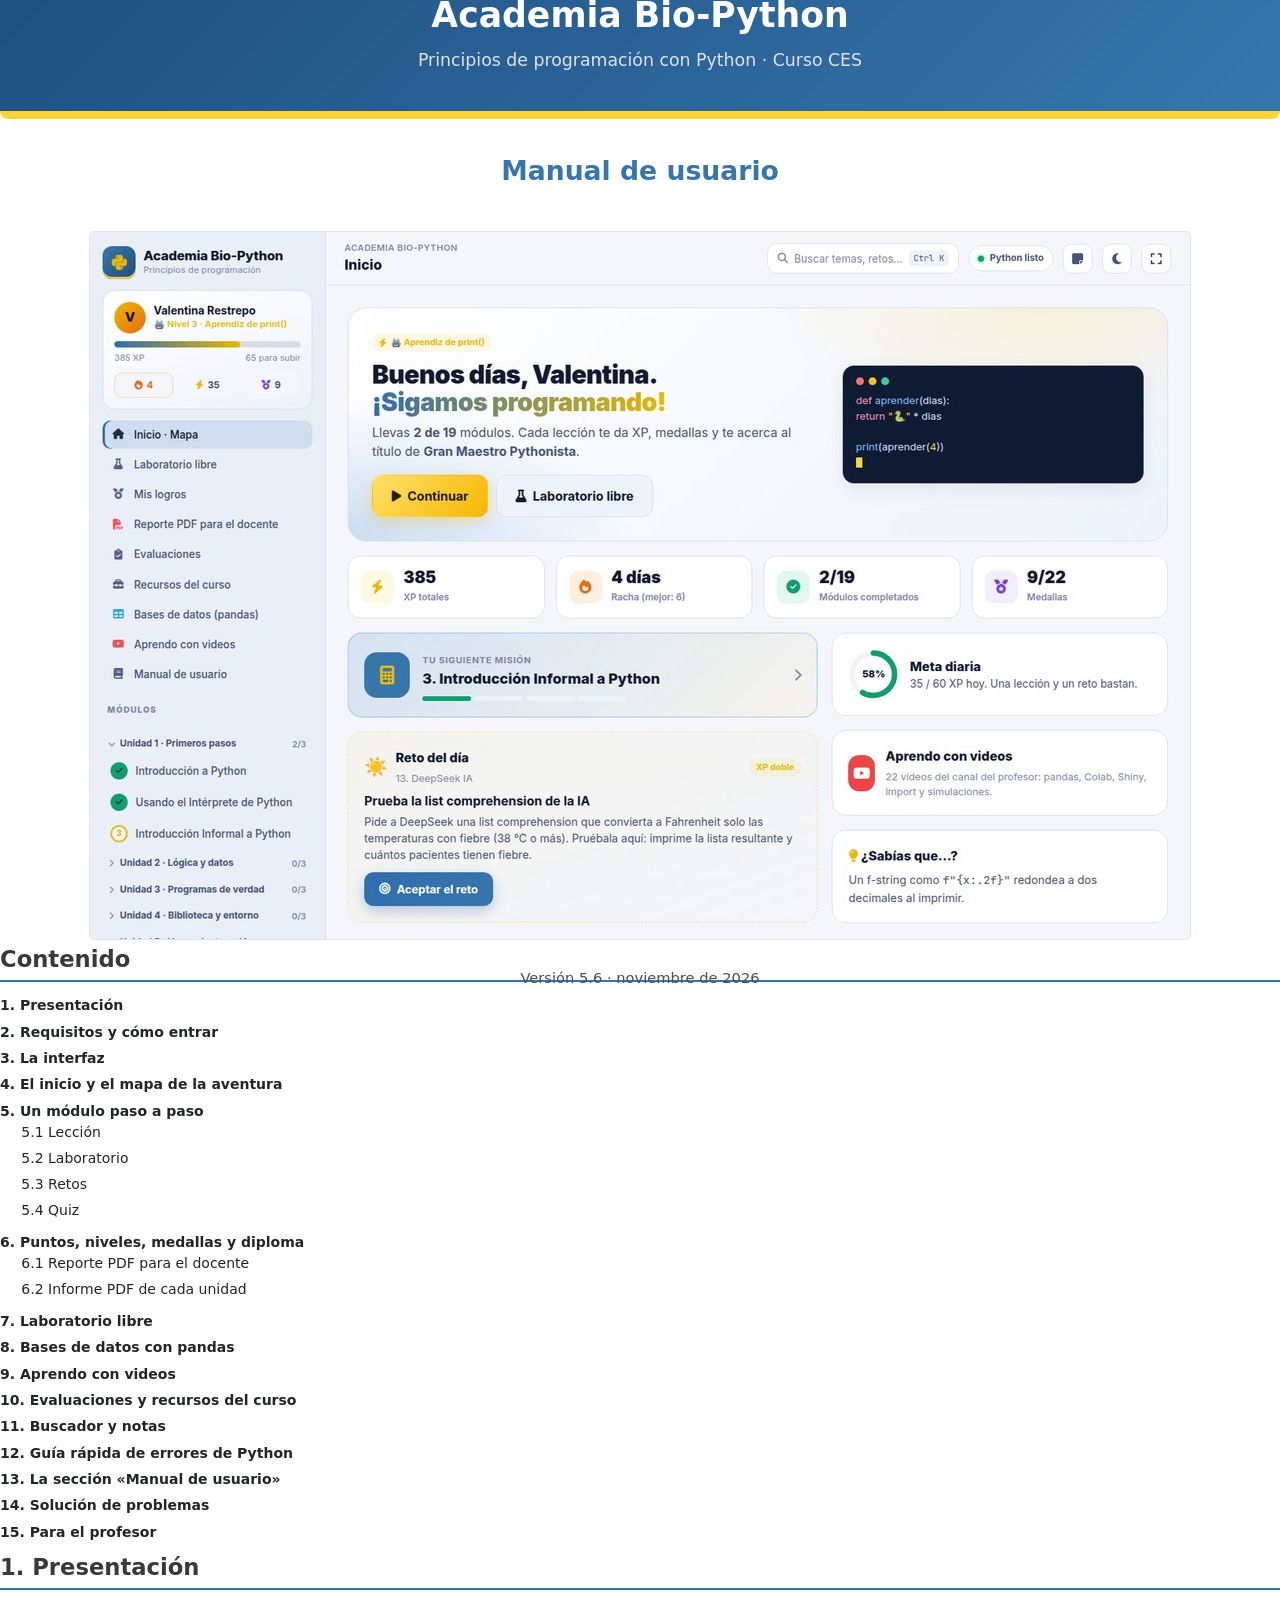
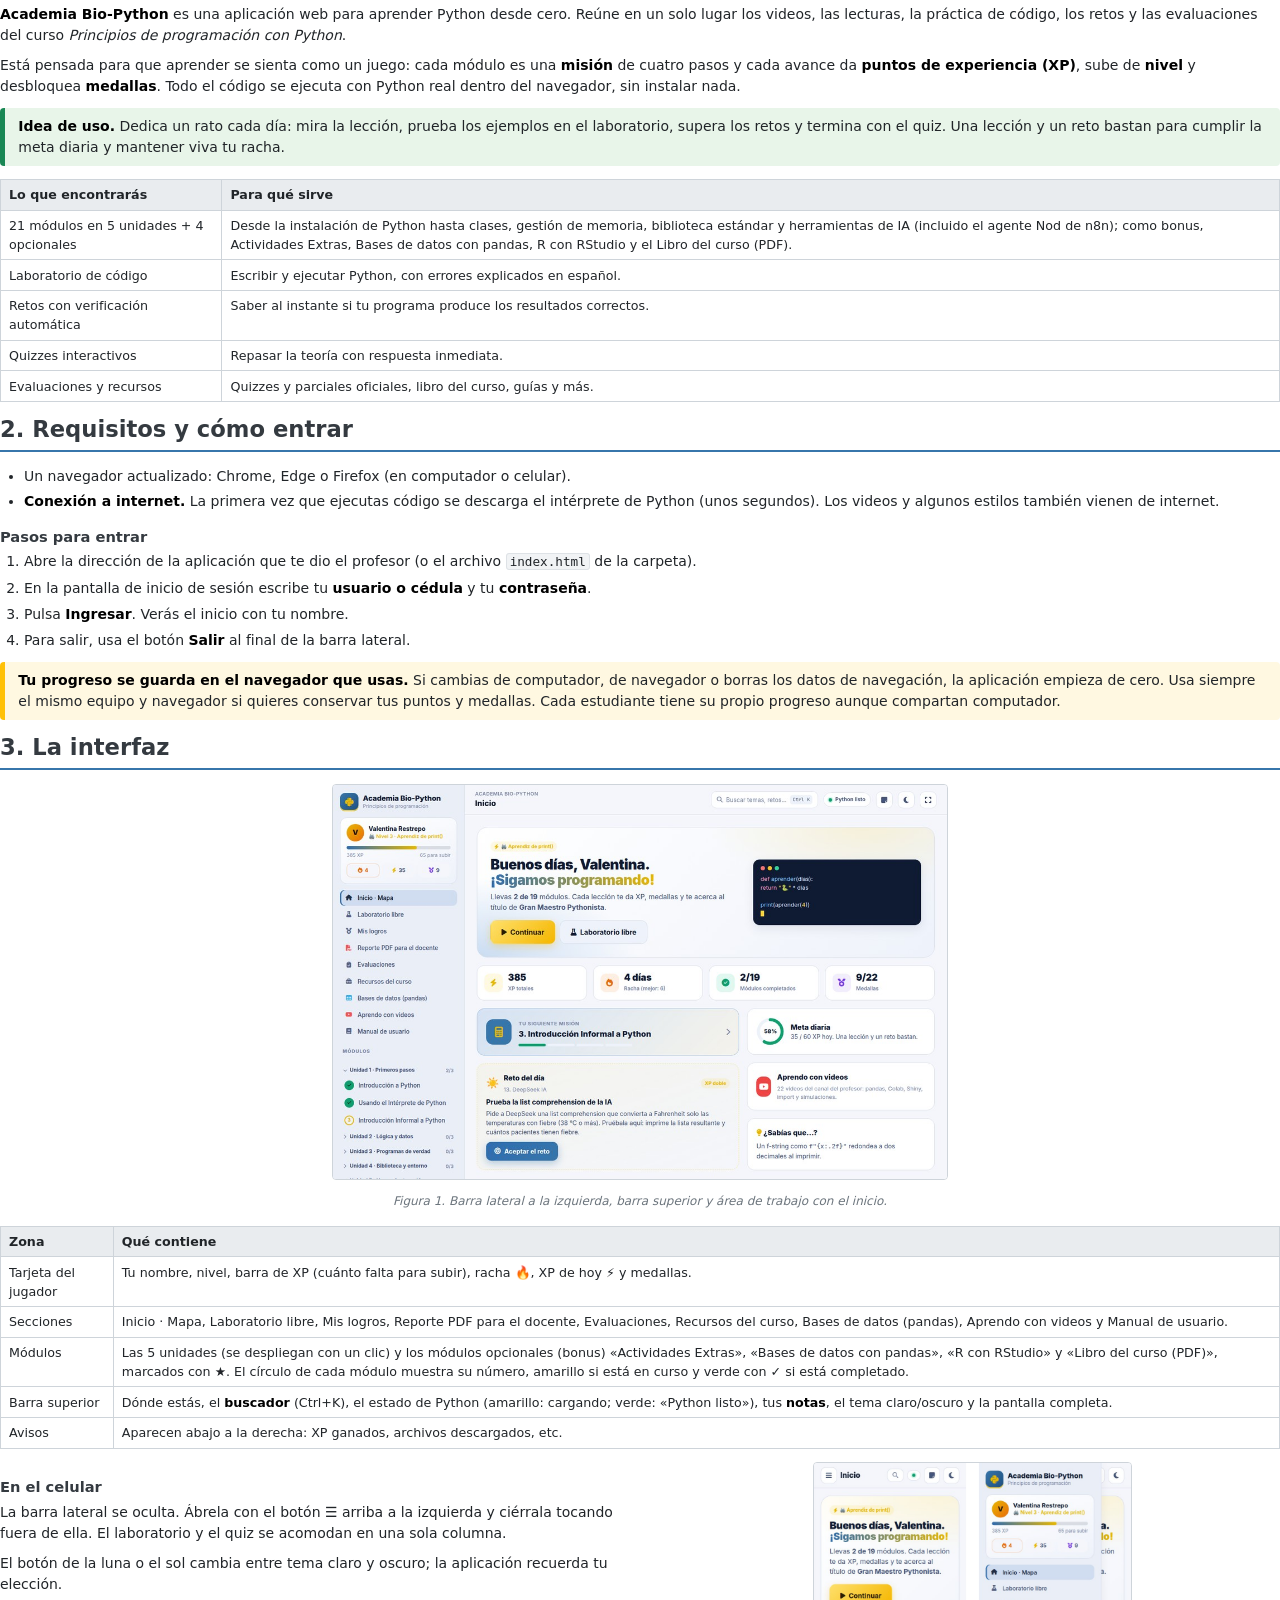
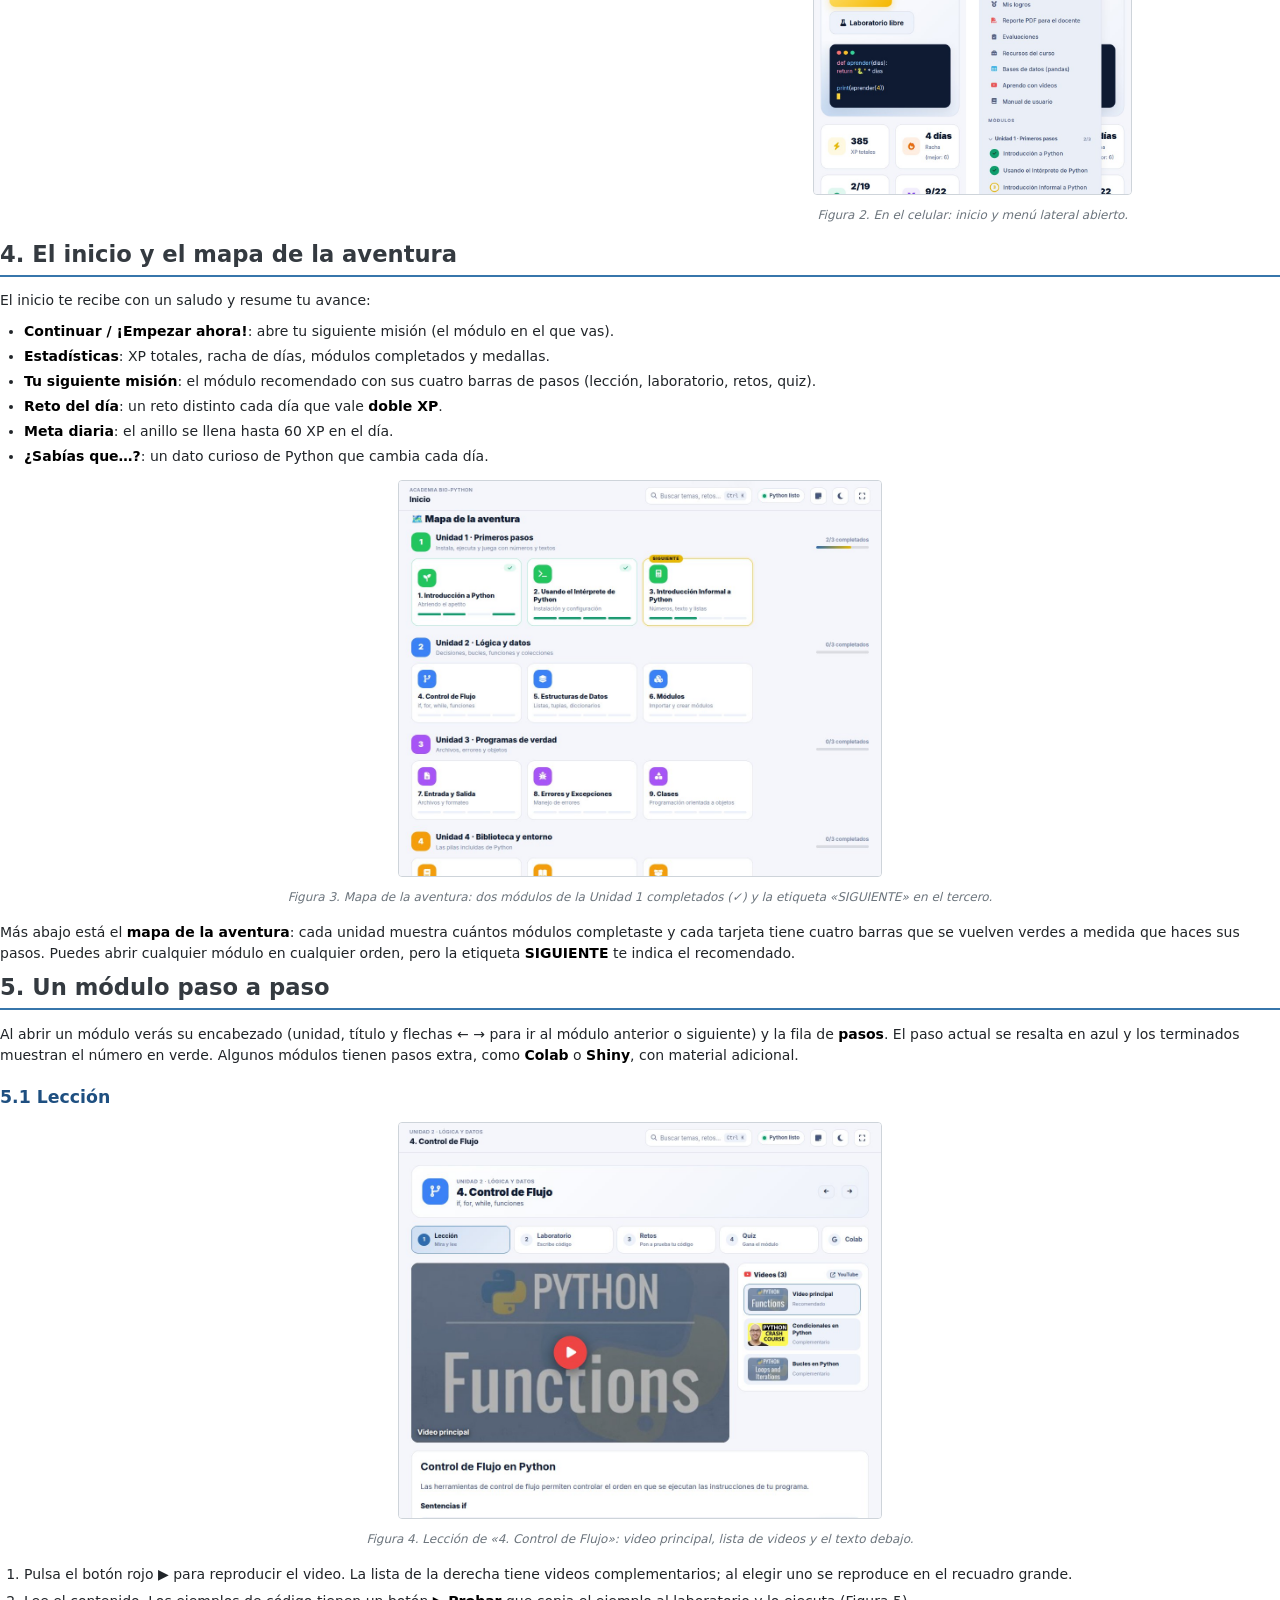
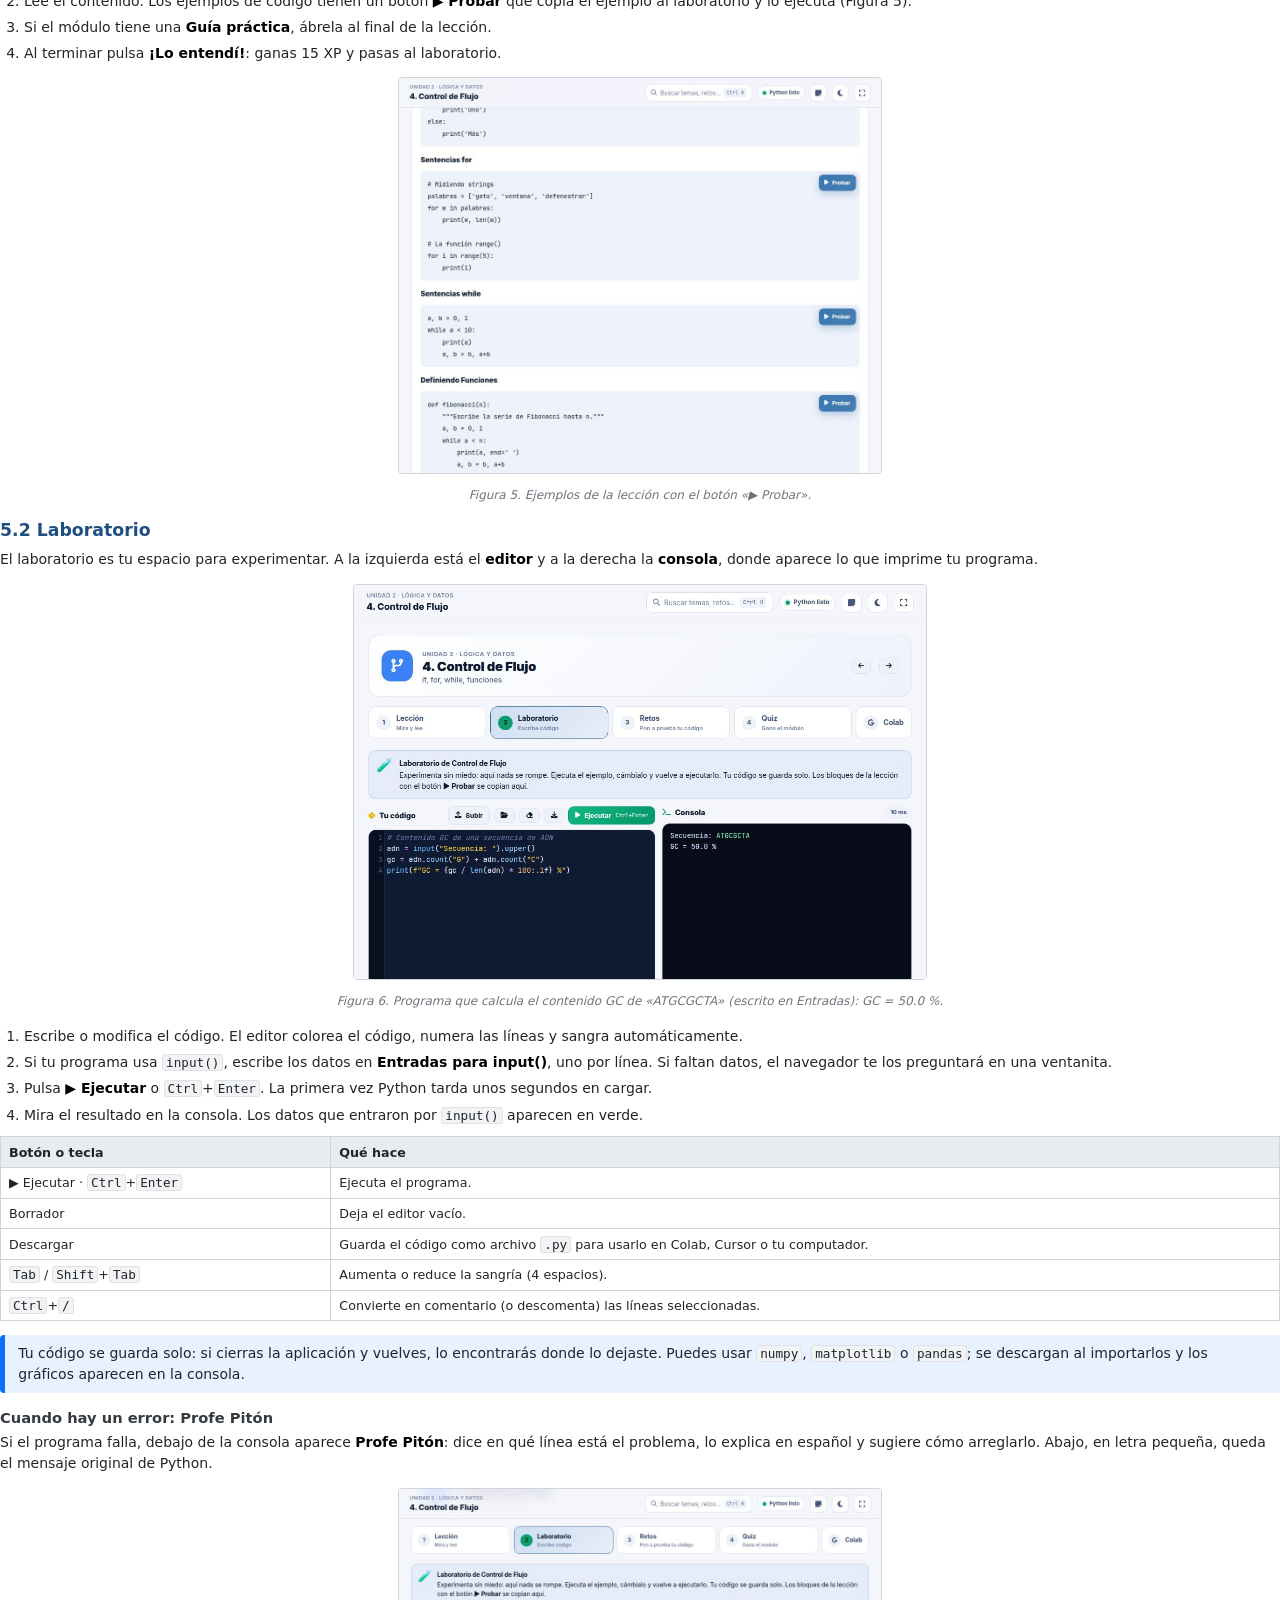
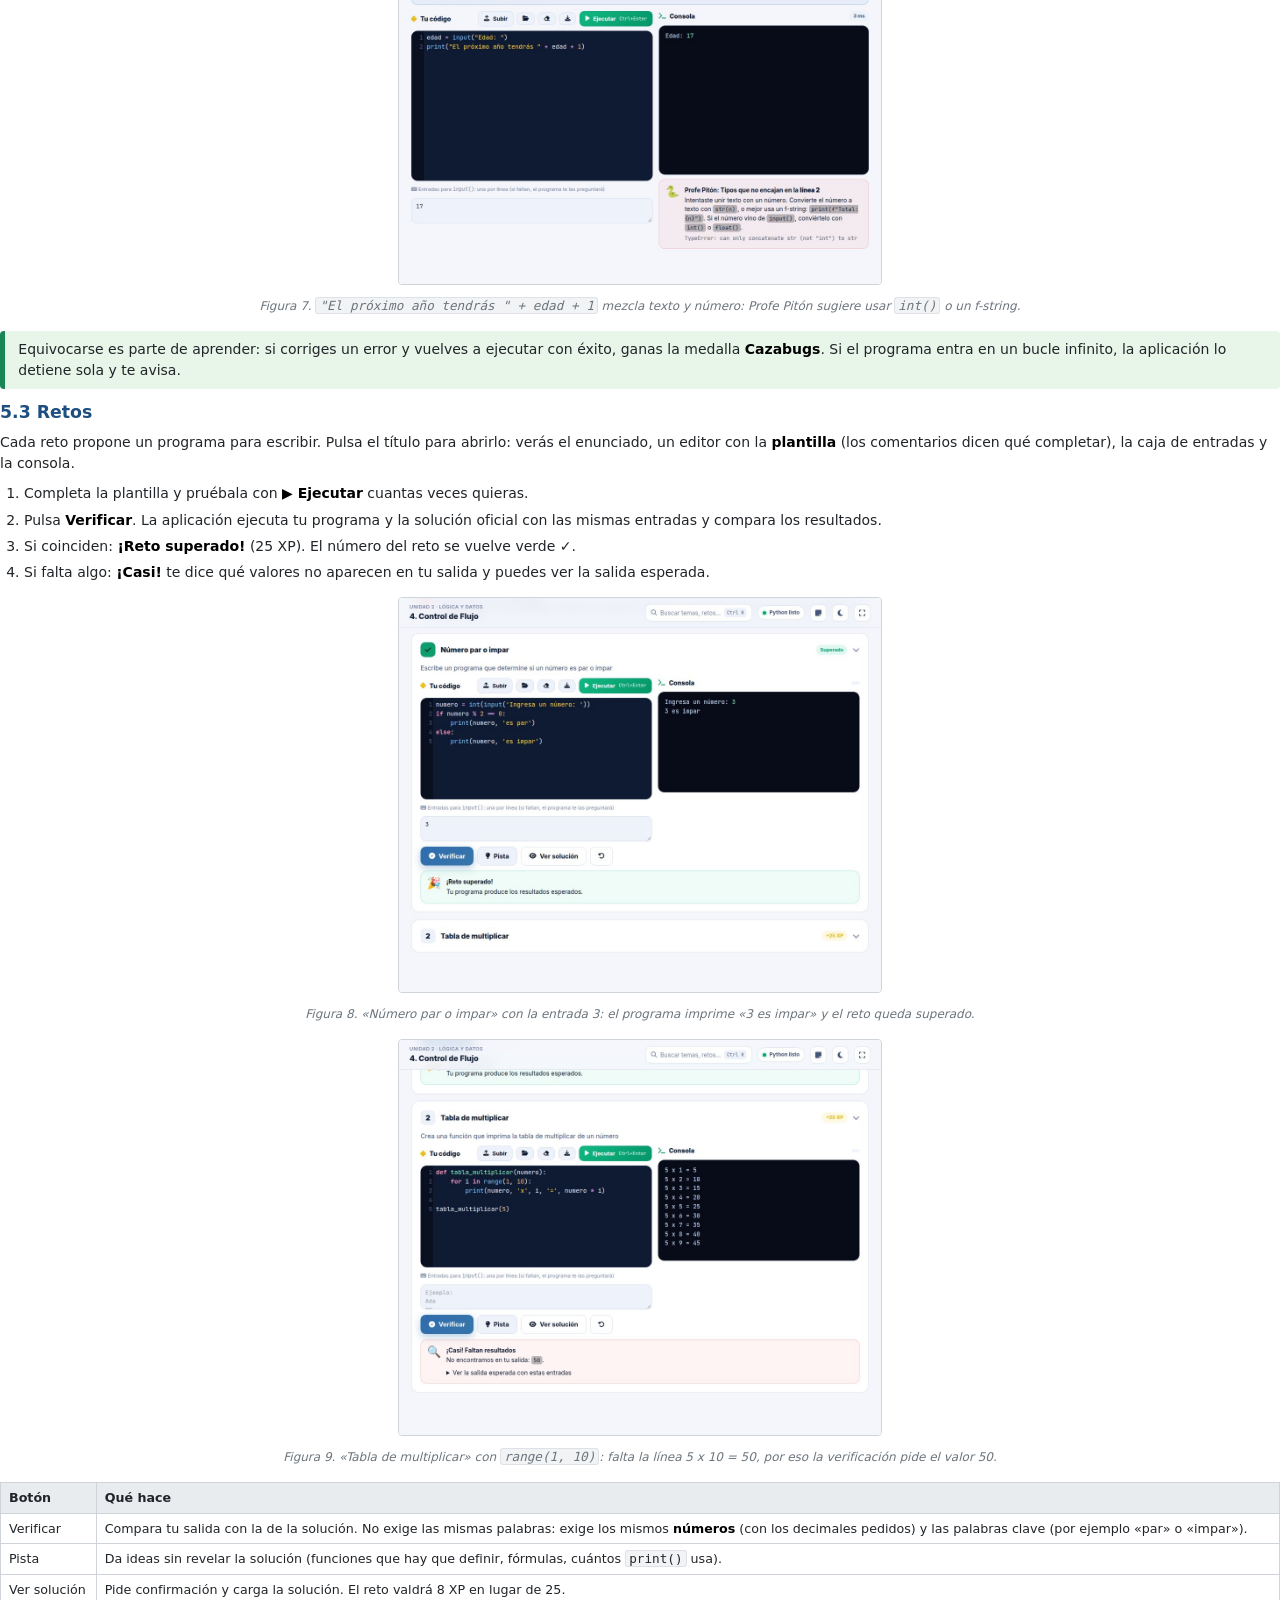
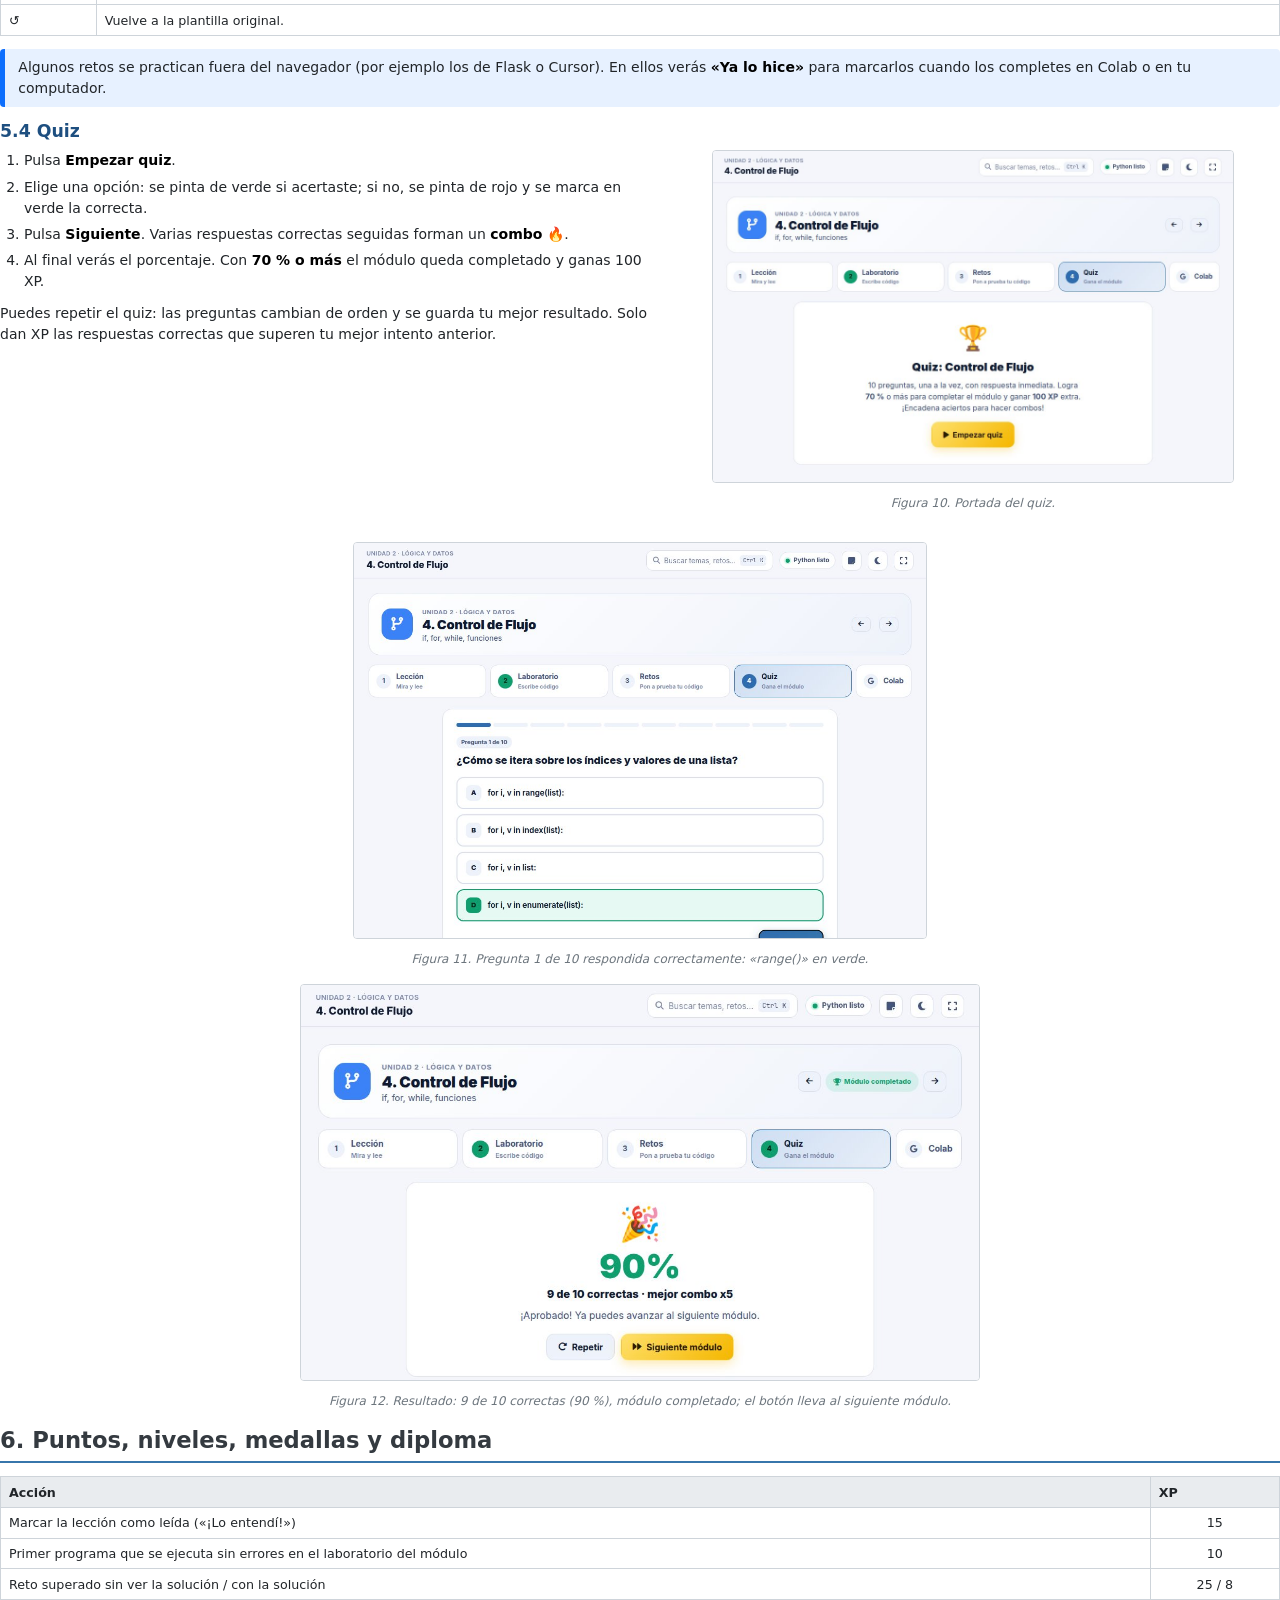
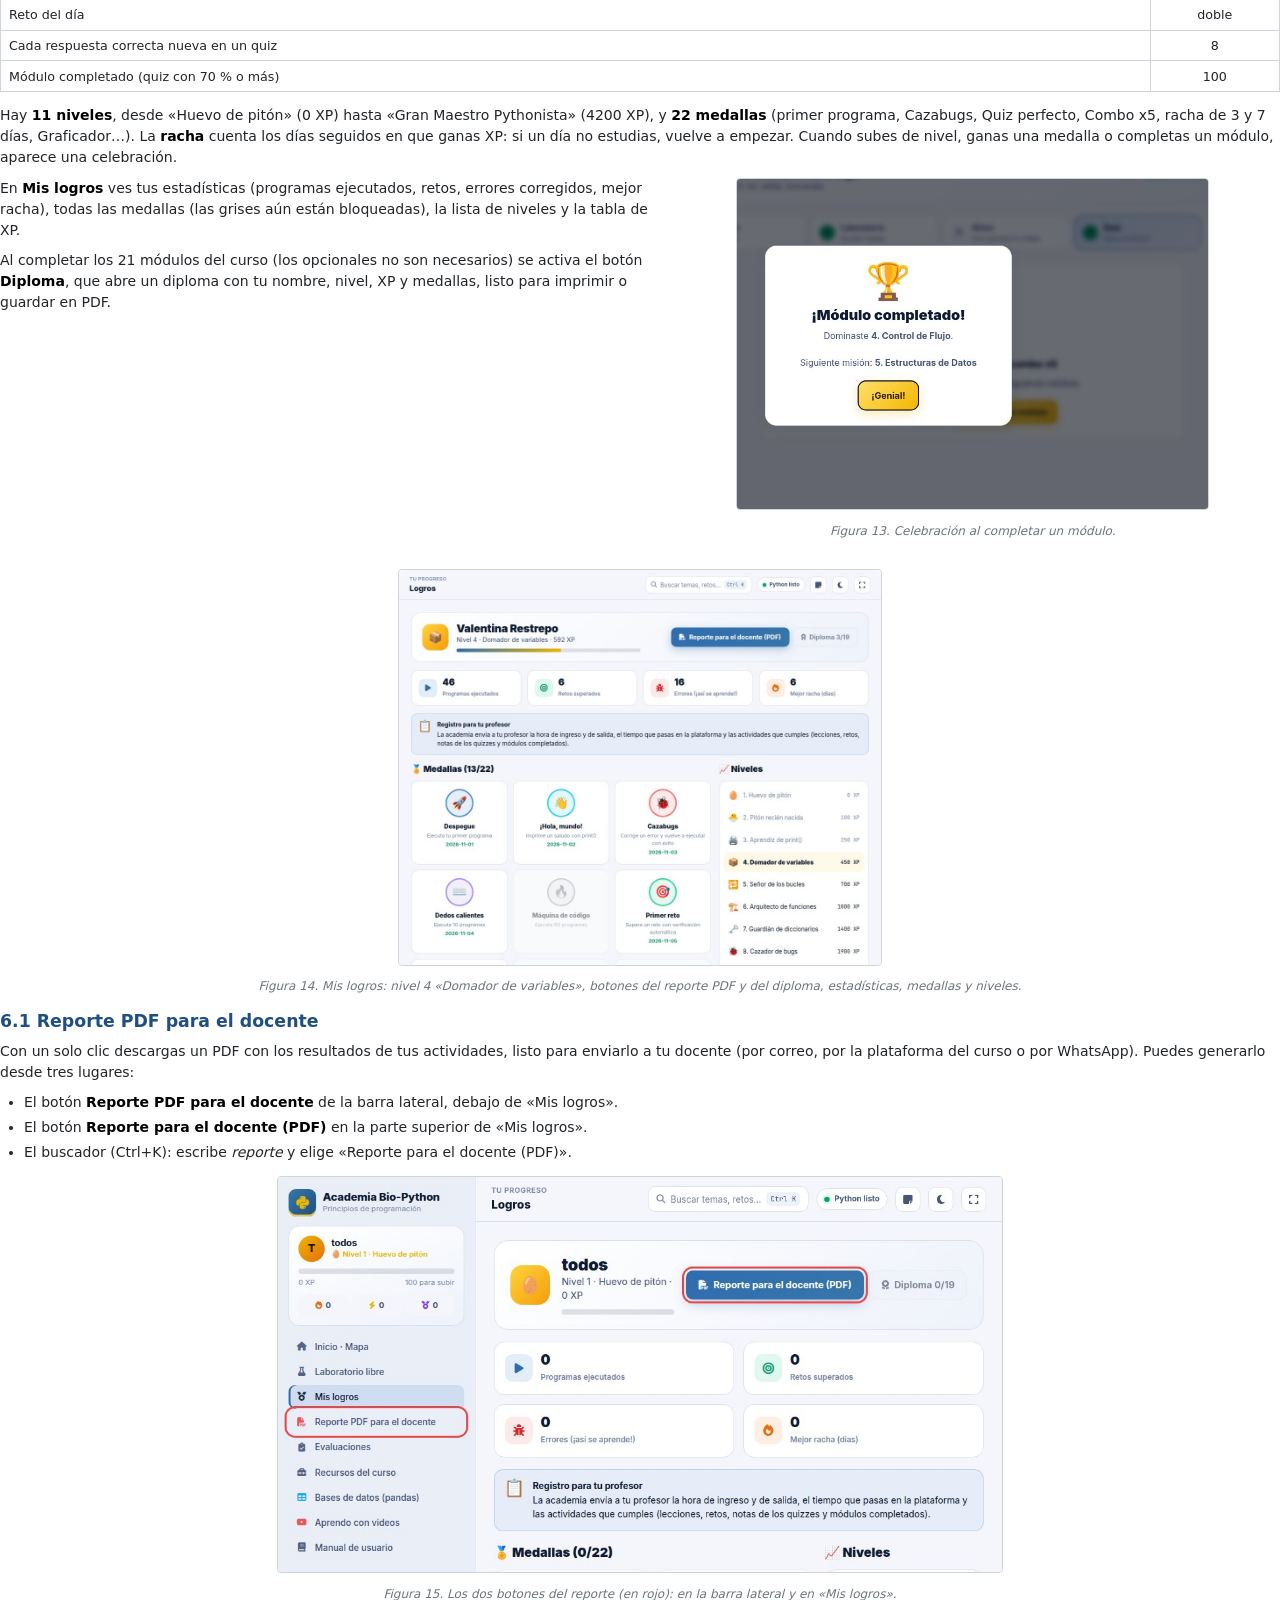
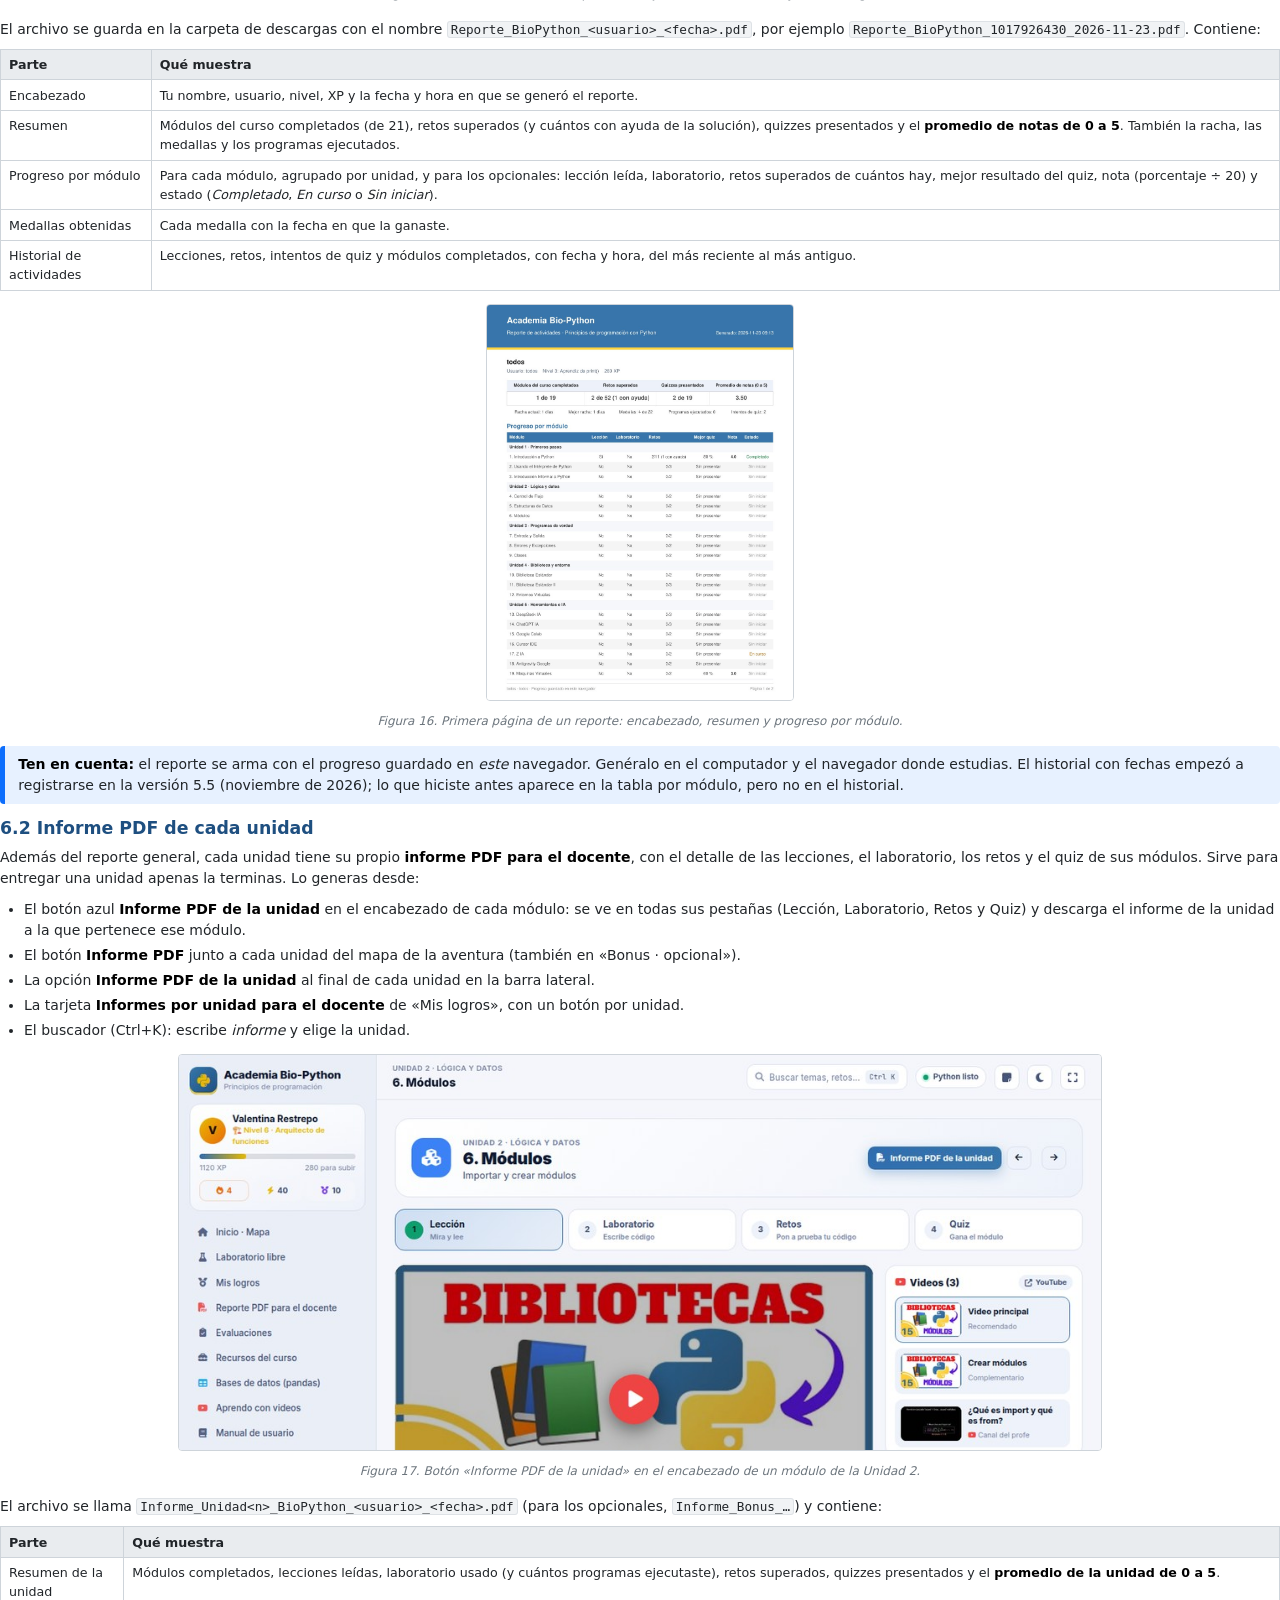
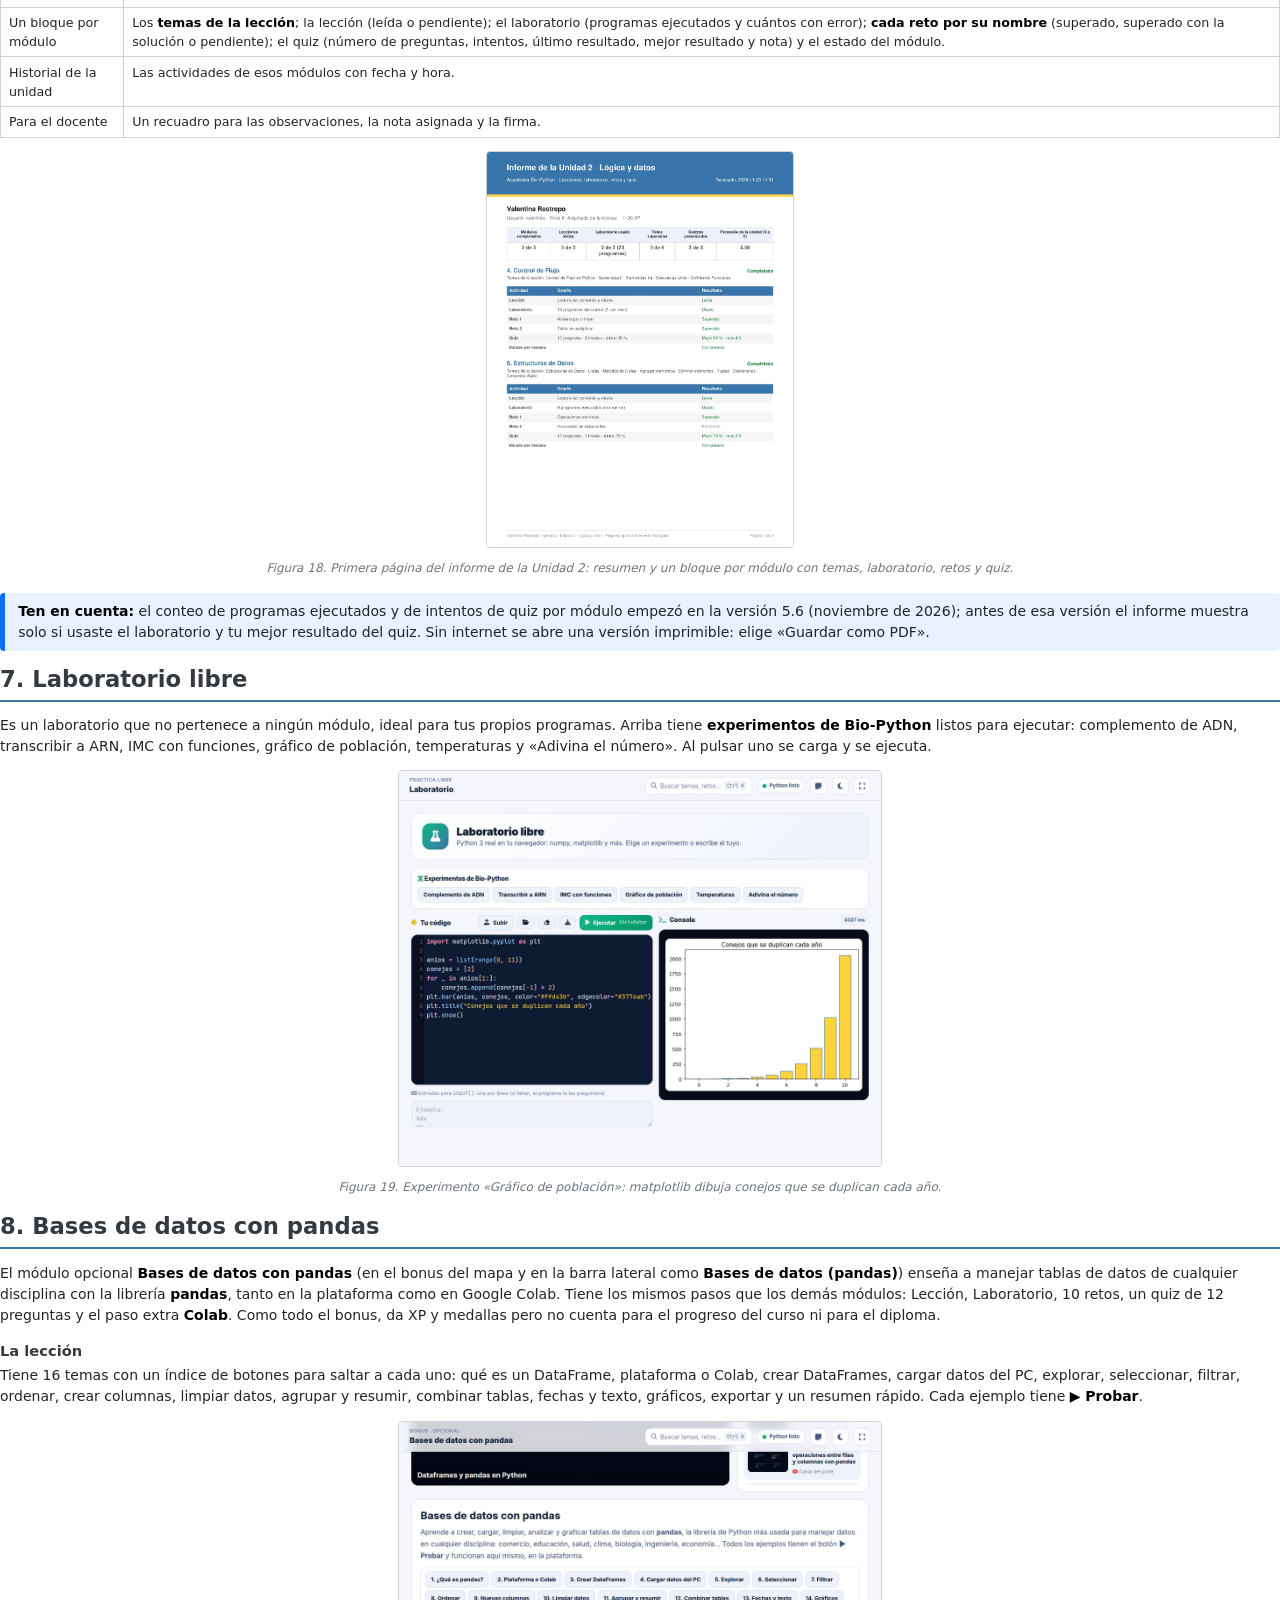
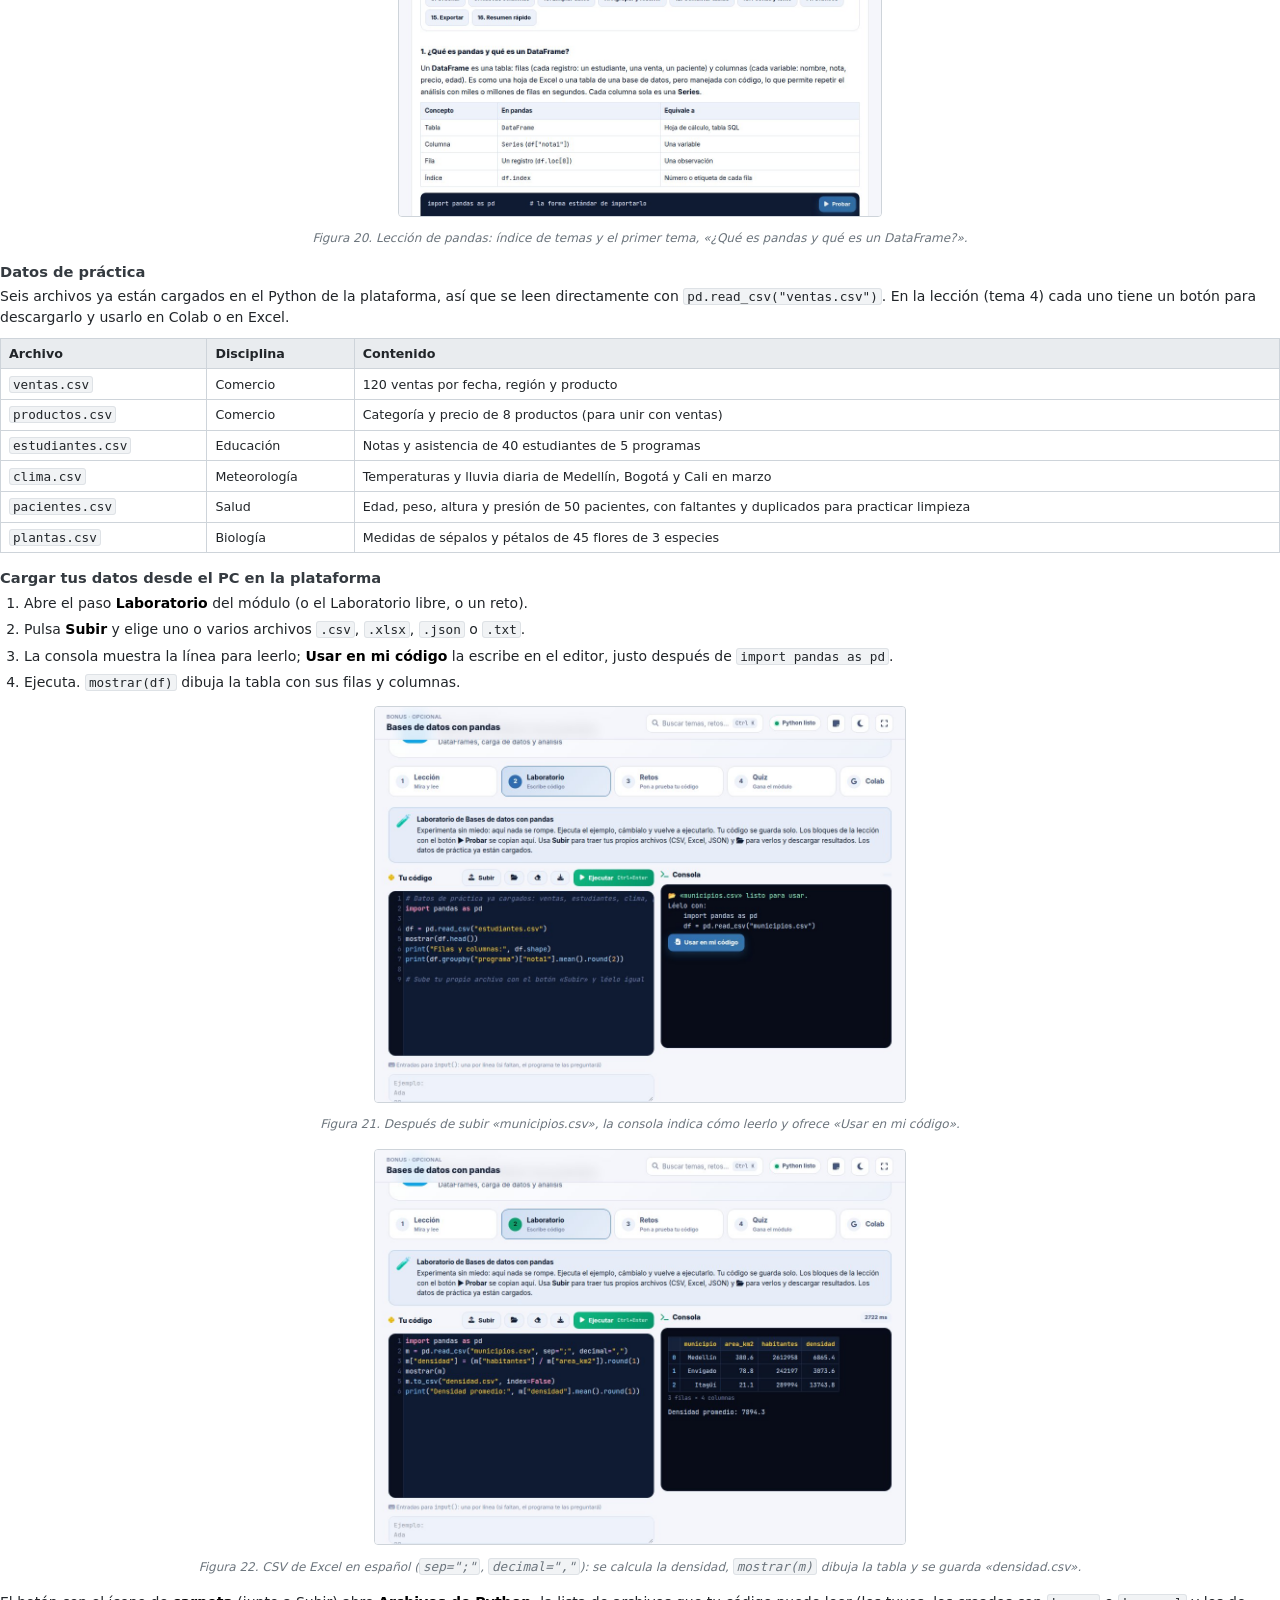
<file: docs/manual_usuario.html>
<!DOCTYPE html>
<html lang="es">
<head>
    <meta charset="UTF-8">
    <title>Manual de usuario · Academia Bio-Python</title>
    <link rel="stylesheet" href="estilo_manual.css">
</head>
<body>

<section class="portada">
    <div class="franja">
        <h1>Academia Bio-Python</h1>
        <p>Principios de programación con Python · Curso CES</p>
    </div>
    <div class="subtitulo">Manual de usuario</div>
    <img src="img/interfaz.jpg" alt="Pantalla de inicio de Academia Bio-Python">
    <div class="datos">Versión 5.6 · noviembre de 2026</div>
</section>

<section class="indice">
    <h2>Contenido</h2>
    <ol>
        <li><a href="#presentacion">1. Presentación</a></li>
        <li><a href="#requisitos">2. Requisitos y cómo entrar</a></li>
        <li><a href="#interfaz">3. La interfaz</a></li>
        <li><a href="#inicio">4. El inicio y el mapa de la aventura</a></li>
        <li><a href="#modulo">5. Un módulo paso a paso</a>
            <ol>
                <li><a href="#leccion">5.1 Lección</a></li>
                <li><a href="#laboratorio">5.2 Laboratorio</a></li>
                <li><a href="#retos">5.3 Retos</a></li>
                <li><a href="#quiz">5.4 Quiz</a></li>
            </ol>
        </li>
        <li><a href="#puntos">6. Puntos, niveles, medallas y diploma</a>
            <ol>
                <li><a href="#reporte">6.1 Reporte PDF para el docente</a></li>
                <li><a href="#informe-unidad">6.2 Informe PDF de cada unidad</a></li>
            </ol>
        </li>
        <li><a href="#libre">7. Laboratorio libre</a></li>
        <li><a href="#pandas">8. Bases de datos con pandas</a></li>
        <li><a href="#videos">9. Aprendo con videos</a></li>
        <li><a href="#evaluaciones">10. Evaluaciones y recursos del curso</a></li>
        <li><a href="#buscador">11. Buscador y notas</a></li>
        <li><a href="#errores">12. Guía rápida de errores de Python</a></li>
        <li><a href="#manual">13. La sección «Manual de usuario»</a></li>
        <li><a href="#problemas">14. Solución de problemas</a></li>
        <li><a href="#profesor">15. Para el profesor</a></li>
    </ol>
</section>

<h2 id="presentacion">1. Presentación</h2>
<p><strong>Academia Bio-Python</strong> es una aplicación web para aprender Python desde cero. Reúne en un
solo lugar los videos, las lecturas, la práctica de código, los retos y las evaluaciones del curso
<em>Principios de programación con Python</em>.</p>
<p>Está pensada para que aprender se sienta como un juego: cada módulo es una <strong>misión</strong> de cuatro
pasos y cada avance da <strong>puntos de experiencia (XP)</strong>, sube de <strong>nivel</strong> y desbloquea
<strong>medallas</strong>. Todo el código se ejecuta con Python real dentro del navegador, sin instalar nada.</p>
<div class="consejo">
    <p><strong>Idea de uso.</strong> Dedica un rato cada día: mira la lección, prueba los ejemplos en el
    laboratorio, supera los retos y termina con el quiz. Una lección y un reto bastan para cumplir la
    meta diaria y mantener viva tu racha.</p>
</div>
<table>
    <tr><th>Lo que encontrarás</th><th>Para qué sirve</th></tr>
    <tr><td>21 módulos en 5 unidades + 4 opcionales</td><td>Desde la instalación de Python hasta clases, gestión de memoria, biblioteca estándar y herramientas de IA (incluido el agente Nod de n8n); como bonus, Actividades Extras, Bases de datos con pandas, R con RStudio y el Libro del curso (PDF).</td></tr>
    <tr><td>Laboratorio de código</td><td>Escribir y ejecutar Python, con errores explicados en español.</td></tr>
    <tr><td>Retos con verificación automática</td><td>Saber al instante si tu programa produce los resultados correctos.</td></tr>
    <tr><td>Quizzes interactivos</td><td>Repasar la teoría con respuesta inmediata.</td></tr>
    <tr><td>Evaluaciones y recursos</td><td>Quizzes y parciales oficiales, libro del curso, guías y más.</td></tr>
</table>

<h2 id="requisitos">2. Requisitos y cómo entrar</h2>
<ul>
    <li>Un navegador actualizado: Chrome, Edge o Firefox (en computador o celular).</li>
    <li><strong>Conexión a internet.</strong> La primera vez que ejecutas código se descarga el intérprete de
    Python (unos segundos). Los videos y algunos estilos también vienen de internet.</li>
</ul>
<h4>Pasos para entrar</h4>
<ol class="pasos">
    <li>Abre la dirección de la aplicación que te dio el profesor (o el archivo <code>index.html</code> de la carpeta).</li>
    <li>En la pantalla de inicio de sesión escribe tu <strong>usuario o cédula</strong> y tu <strong>contraseña</strong>.</li>
    <li>Pulsa <strong>Ingresar</strong>. Verás el inicio con tu nombre.</li>
    <li>Para salir, usa el botón <strong>Salir</strong> al final de la barra lateral.</li>
</ol>
<div class="atencion">
    <p><strong>Tu progreso se guarda en el navegador que usas.</strong> Si cambias de computador, de navegador
    o borras los datos de navegación, la aplicación empieza de cero. Usa siempre el mismo equipo y navegador si
    quieres conservar tus puntos y medallas. Cada estudiante tiene su propio progreso aunque compartan computador.</p>
</div>

<h2 id="interfaz">3. La interfaz</h2>
<figure>
    <img src="img/interfaz.jpg" alt="Interfaz completa">
    <figcaption>Figura 1. Barra lateral a la izquierda, barra superior y área de trabajo con el inicio.</figcaption>
</figure>
<table>
    <tr><th>Zona</th><th>Qué contiene</th></tr>
    <tr><td>Tarjeta del jugador</td><td>Tu nombre, nivel, barra de XP (cuánto falta para subir), racha 🔥, XP de hoy ⚡ y medallas.</td></tr>
    <tr><td>Secciones</td><td>Inicio · Mapa, Laboratorio libre, Mis logros, Reporte PDF para el docente, Evaluaciones, Recursos del curso, Bases de datos (pandas), Aprendo con videos y Manual de usuario.</td></tr>
    <tr><td>Módulos</td><td>Las 5 unidades (se despliegan con un clic) y los módulos opcionales (bonus) «Actividades Extras», «Bases de datos con pandas», «R con RStudio» y «Libro del curso (PDF)», marcados con ★. El círculo de cada módulo
        muestra su número, amarillo si está en curso y verde con ✓ si está completado.</td></tr>
    <tr><td>Barra superior</td><td>Dónde estás, el <strong>buscador</strong> (Ctrl+K), el estado de Python
        (amarillo: cargando; verde: «Python listo»), tus <strong>notas</strong>, el tema claro/oscuro y la pantalla completa.</td></tr>
    <tr><td>Avisos</td><td>Aparecen abajo a la derecha: XP ganados, archivos descargados, etc.</td></tr>
</table>
<div class="lado">
    <div>
        <h4>En el celular</h4>
        <p>La barra lateral se oculta. Ábrela con el botón ☰ arriba a la izquierda y ciérrala tocando fuera de ella.
        El laboratorio y el quiz se acomodan en una sola columna.</p>
        <p>El botón de la luna o el sol cambia entre tema claro y oscuro; la aplicación recuerda tu elección.</p>
    </div>
    <figure>
        <img src="img/celular.jpg" alt="Vista en celular">
        <figcaption>Figura 2. En el celular: inicio y menú lateral abierto.</figcaption>
    </figure>
</div>

<h2 id="inicio">4. El inicio y el mapa de la aventura</h2>
<p>El inicio te recibe con un saludo y resume tu avance:</p>
<ul>
    <li><strong>Continuar / ¡Empezar ahora!</strong>: abre tu siguiente misión (el módulo en el que vas).</li>
    <li><strong>Estadísticas</strong>: XP totales, racha de días, módulos completados y medallas.</li>
    <li><strong>Tu siguiente misión</strong>: el módulo recomendado con sus cuatro barras de pasos (lección, laboratorio, retos, quiz).</li>
    <li><strong>Reto del día</strong>: un reto distinto cada día que vale <strong>doble XP</strong>.</li>
    <li><strong>Meta diaria</strong>: el anillo se llena hasta 60 XP en el día.</li>
    <li><strong>¿Sabías que…?</strong>: un dato curioso de Python que cambia cada día.</li>
</ul>
<figure>
    <img src="img/mapa.jpg" alt="Mapa de la aventura">
    <figcaption>Figura 3. Mapa de la aventura: dos módulos de la Unidad 1 completados (✓) y la etiqueta «SIGUIENTE» en el tercero.</figcaption>
</figure>
<p>Más abajo está el <strong>mapa de la aventura</strong>: cada unidad muestra cuántos módulos completaste y cada
tarjeta tiene cuatro barras que se vuelven verdes a medida que haces sus pasos. Puedes abrir cualquier módulo en
cualquier orden, pero la etiqueta <strong>SIGUIENTE</strong> te indica el recomendado.</p>

<h2 id="modulo">5. Un módulo paso a paso</h2>
<p>Al abrir un módulo verás su encabezado (unidad, título y flechas ← → para ir al módulo anterior o siguiente) y
la fila de <strong>pasos</strong>. El paso actual se resalta en azul y los terminados muestran el número en verde.
Algunos módulos tienen pasos extra, como <strong>Colab</strong> o <strong>Shiny</strong>, con material adicional.</p>

<h3 id="leccion">5.1 Lección</h3>
<figure>
    <img src="img/leccion.jpg" alt="Paso Lección">
    <figcaption>Figura 4. Lección de «4. Control de Flujo»: video principal, lista de videos y el texto debajo.</figcaption>
</figure>
<ol class="pasos">
    <li>Pulsa el botón rojo ▶ para reproducir el video. La lista de la derecha tiene videos complementarios; al elegir uno se reproduce en el recuadro grande.</li>
    <li>Lee el contenido. Los ejemplos de código tienen un botón <strong>▶ Probar</strong> que copia el ejemplo al laboratorio y lo ejecuta (Figura 5).</li>
    <li>Si el módulo tiene una <strong>Guía práctica</strong>, ábrela al final de la lección.</li>
    <li>Al terminar pulsa <strong>¡Lo entendí!</strong>: ganas 15 XP y pasas al laboratorio.</li>
</ol>
<figure>
    <img src="img/probar.jpg" alt="Botones Probar">
    <figcaption>Figura 5. Ejemplos de la lección con el botón «▶ Probar».</figcaption>
</figure>

<h3 id="laboratorio" class="nueva-pagina">5.2 Laboratorio</h3>
<p>El laboratorio es tu espacio para experimentar. A la izquierda está el <strong>editor</strong> y a la derecha la
<strong>consola</strong>, donde aparece lo que imprime tu programa.</p>
<figure>
    <img src="img/laboratorio.jpg" alt="Laboratorio">
    <figcaption>Figura 6. Programa que calcula el contenido GC de «ATGCGCTA» (escrito en Entradas): GC = 50.0 %.</figcaption>
</figure>
<ol class="pasos">
    <li>Escribe o modifica el código. El editor colorea el código, numera las líneas y sangra automáticamente.</li>
    <li>Si tu programa usa <code>input()</code>, escribe los datos en <strong>Entradas para input()</strong>, uno por línea. Si faltan datos, el navegador te los preguntará en una ventanita.</li>
    <li>Pulsa <strong>▶ Ejecutar</strong> o <kbd>Ctrl</kbd>+<kbd>Enter</kbd>. La primera vez Python tarda unos segundos en cargar.</li>
    <li>Mira el resultado en la consola. Los datos que entraron por <code>input()</code> aparecen en verde.</li>
</ol>
<table>
    <tr><th>Botón o tecla</th><th>Qué hace</th></tr>
    <tr><td>▶ Ejecutar · <kbd>Ctrl</kbd>+<kbd>Enter</kbd></td><td>Ejecuta el programa.</td></tr>
    <tr><td>Borrador</td><td>Deja el editor vacío.</td></tr>
    <tr><td>Descargar</td><td>Guarda el código como archivo <code>.py</code> para usarlo en Colab, Cursor o tu computador.</td></tr>
    <tr><td><kbd>Tab</kbd> / <kbd>Shift</kbd>+<kbd>Tab</kbd></td><td>Aumenta o reduce la sangría (4 espacios).</td></tr>
    <tr><td><kbd>Ctrl</kbd>+<kbd>/</kbd></td><td>Convierte en comentario (o descomenta) las líneas seleccionadas.</td></tr>
</table>
<div class="nota"><p>Tu código se guarda solo: si cierras la aplicación y vuelves, lo encontrarás donde lo dejaste.
Puedes usar <code>numpy</code>, <code>matplotlib</code> o <code>pandas</code>; se descargan al importarlos y los gráficos aparecen en la consola.</p></div>

<h4>Cuando hay un error: Profe Pitón</h4>
<p>Si el programa falla, debajo de la consola aparece <strong>Profe Pitón</strong>: dice en qué línea está el problema,
lo explica en español y sugiere cómo arreglarlo. Abajo, en letra pequeña, queda el mensaje original de Python.</p>
<figure>
    <img src="img/error.jpg" alt="Error explicado">
    <figcaption>Figura 7. <code>"El próximo año tendrás " + edad + 1</code> mezcla texto y número: Profe Pitón sugiere usar <code>int()</code> o un f-string.</figcaption>
</figure>
<div class="consejo"><p>Equivocarse es parte de aprender: si corriges un error y vuelves a ejecutar con éxito, ganas la medalla <strong>Cazabugs</strong>.
Si el programa entra en un bucle infinito, la aplicación lo detiene sola y te avisa.</p></div>

<h3 id="retos" class="nueva-pagina">5.3 Retos</h3>
<p>Cada reto propone un programa para escribir. Pulsa el título para abrirlo: verás el enunciado, un editor con la
<strong>plantilla</strong> (los comentarios dicen qué completar), la caja de entradas y la consola.</p>
<ol class="pasos">
    <li>Completa la plantilla y pruébala con <strong>▶ Ejecutar</strong> cuantas veces quieras.</li>
    <li>Pulsa <strong>Verificar</strong>. La aplicación ejecuta tu programa y la solución oficial con las mismas entradas y compara los resultados.</li>
    <li>Si coinciden: <strong>¡Reto superado!</strong> (25 XP). El número del reto se vuelve verde ✓.</li>
    <li>Si falta algo: <strong>¡Casi!</strong> te dice qué valores no aparecen en tu salida y puedes ver la salida esperada.</li>
</ol>
<figure>
    <img src="img/reto_superado.jpg" alt="Reto superado">
    <figcaption>Figura 8. «Número par o impar» con la entrada 3: el programa imprime «3 es impar» y el reto queda superado.</figcaption>
</figure>
<figure>
    <img src="img/reto_casi.jpg" alt="Reto casi">
    <figcaption>Figura 9. «Tabla de multiplicar» con <code>range(1, 10)</code>: falta la línea 5 x 10 = 50, por eso la verificación pide el valor 50.</figcaption>
</figure>
<table>
    <tr><th>Botón</th><th>Qué hace</th></tr>
    <tr><td>Verificar</td><td>Compara tu salida con la de la solución. No exige las mismas palabras: exige los mismos <strong>números</strong> (con los decimales pedidos) y las palabras clave (por ejemplo «par» o «impar»).</td></tr>
    <tr><td>Pista</td><td>Da ideas sin revelar la solución (funciones que hay que definir, fórmulas, cuántos <code>print()</code> usa).</td></tr>
    <tr><td>Ver solución</td><td>Pide confirmación y carga la solución. El reto valdrá 8 XP en lugar de 25.</td></tr>
    <tr><td>↺</td><td>Vuelve a la plantilla original.</td></tr>
</table>
<div class="nota"><p>Algunos retos se practican fuera del navegador (por ejemplo los de Flask o Cursor). En ellos verás
<strong>«Ya lo hice»</strong> para marcarlos cuando los completes en Colab o en tu computador.</p></div>

<h3 id="quiz" class="nueva-pagina">5.4 Quiz</h3>
<div class="lado">
    <div>
        <ol class="pasos">
            <li>Pulsa <strong>Empezar quiz</strong>.</li>
            <li>Elige una opción: se pinta de verde si acertaste; si no, se pinta de rojo y se marca en verde la correcta.</li>
            <li>Pulsa <strong>Siguiente</strong>. Varias respuestas correctas seguidas forman un <strong>combo 🔥</strong>.</li>
            <li>Al final verás el porcentaje. Con <strong>70 % o más</strong> el módulo queda completado y ganas 100 XP.</li>
        </ol>
        <p>Puedes repetir el quiz: las preguntas cambian de orden y se guarda tu mejor resultado. Solo dan XP las respuestas correctas que superen tu mejor intento anterior.</p>
    </div>
    <figure>
        <img src="img/quiz_inicio.jpg" alt="Inicio del quiz">
        <figcaption>Figura 10. Portada del quiz.</figcaption>
    </figure>
</div>
<figure>
    <img src="img/quiz.jpg" alt="Pregunta del quiz">
    <figcaption>Figura 11. Pregunta 1 de 10 respondida correctamente: «range()» en verde.</figcaption>
</figure>
<figure>
    <img src="img/quiz_resultado.jpg" alt="Resultado del quiz">
    <figcaption>Figura 12. Resultado: 9 de 10 correctas (90 %), módulo completado; el botón lleva al siguiente módulo.</figcaption>
</figure>

<h2 id="puntos">6. Puntos, niveles, medallas y diploma</h2>
<table>
    <tr><th>Acción</th><th class="c">XP</th></tr>
    <tr><td>Marcar la lección como leída («¡Lo entendí!»)</td><td class="c">15</td></tr>
    <tr><td>Primer programa que se ejecuta sin errores en el laboratorio del módulo</td><td class="c">10</td></tr>
    <tr><td>Reto superado sin ver la solución / con la solución</td><td class="c">25 / 8</td></tr>
    <tr><td>Reto del día</td><td class="c">doble</td></tr>
    <tr><td>Cada respuesta correcta nueva en un quiz</td><td class="c">8</td></tr>
    <tr><td>Módulo completado (quiz con 70 % o más)</td><td class="c">100</td></tr>
</table>
<p>Hay <strong>11 niveles</strong>, desde «Huevo de pitón» (0 XP) hasta «Gran Maestro Pythonista» (4200 XP), y
<strong>22 medallas</strong> (primer programa, Cazabugs, Quiz perfecto, Combo x5, racha de 3 y 7 días, Graficador…).
La <strong>racha</strong> cuenta los días seguidos en que ganas XP: si un día no estudias, vuelve a empezar.
Cuando subes de nivel, ganas una medalla o completas un módulo, aparece una celebración.</p>
<div class="lado">
    <div>
        <p>En <strong>Mis logros</strong> ves tus estadísticas (programas ejecutados, retos, errores corregidos, mejor racha),
        todas las medallas (las grises aún están bloqueadas), la lista de niveles y la tabla de XP.</p>
        <p>Al completar los 21 módulos del curso (los opcionales no son necesarios) se activa el botón <strong>Diploma</strong>, que abre un diploma con tu nombre, nivel,
        XP y medallas, listo para imprimir o guardar en PDF.</p>
    </div>
    <figure>
        <img src="img/celebracion.jpg" alt="Celebración">
        <figcaption>Figura 13. Celebración al completar un módulo.</figcaption>
    </figure>
</div>
<figure>
    <img src="img/logros.jpg" alt="Mis logros">
    <figcaption>Figura 14. Mis logros: nivel 4 «Domador de variables», botones del reporte PDF y del diploma, estadísticas, medallas y niveles.</figcaption>
</figure>

<h3 id="reporte" class="nueva-pagina">6.1 Reporte PDF para el docente</h3>
<p>Con un solo clic descargas un PDF con los resultados de tus actividades, listo para enviarlo a tu docente
(por correo, por la plataforma del curso o por WhatsApp). Puedes generarlo desde tres lugares:</p>
<ul>
    <li>El botón <strong>Reporte PDF para el docente</strong> de la barra lateral, debajo de «Mis logros».</li>
    <li>El botón <strong>Reporte para el docente (PDF)</strong> en la parte superior de «Mis logros».</li>
    <li>El buscador (Ctrl+K): escribe <em>reporte</em> y elige «Reporte para el docente (PDF)».</li>
</ul>
<figure>
    <img src="img/reporte_boton.jpg" alt="Botones del reporte PDF">
    <figcaption>Figura 15. Los dos botones del reporte (en rojo): en la barra lateral y en «Mis logros».</figcaption>
</figure>
<p>El archivo se guarda en la carpeta de descargas con el nombre <code>Reporte_BioPython_&lt;usuario&gt;_&lt;fecha&gt;.pdf</code>,
por ejemplo <code>Reporte_BioPython_1017926430_2026-11-23.pdf</code>. Contiene:</p>
<table>
    <tr><th>Parte</th><th>Qué muestra</th></tr>
    <tr><td>Encabezado</td><td>Tu nombre, usuario, nivel, XP y la fecha y hora en que se generó el reporte.</td></tr>
    <tr><td>Resumen</td><td>Módulos del curso completados (de 21), retos superados (y cuántos con ayuda de la solución), quizzes
        presentados y el <strong>promedio de notas de 0 a 5</strong>. También la racha, las medallas y los programas ejecutados.</td></tr>
    <tr><td>Progreso por módulo</td><td>Para cada módulo, agrupado por unidad, y para los opcionales: lección leída, laboratorio,
        retos superados de cuántos hay, mejor resultado del quiz, nota (porcentaje ÷ 20) y estado
        (<em>Completado</em>, <em>En curso</em> o <em>Sin iniciar</em>).</td></tr>
    <tr><td>Medallas obtenidas</td><td>Cada medalla con la fecha en que la ganaste.</td></tr>
    <tr><td>Historial de actividades</td><td>Lecciones, retos, intentos de quiz y módulos completados, con fecha y hora, del más reciente al más antiguo.</td></tr>
</table>
<figure>
    <img src="img/reporte_pdf.jpg" alt="Primera página del reporte PDF">
    <figcaption>Figura 16. Primera página de un reporte: encabezado, resumen y progreso por módulo.</figcaption>
</figure>
<div class="nota">
    <p><strong>Ten en cuenta:</strong> el reporte se arma con el progreso guardado en <em>este</em> navegador. Genéralo en el
    computador y el navegador donde estudias. El historial con fechas empezó a registrarse en la versión 5.5 (noviembre de 2026);
    lo que hiciste antes aparece en la tabla por módulo, pero no en el historial.</p>
</div>

<h3 id="informe-unidad" class="nueva-pagina">6.2 Informe PDF de cada unidad</h3>
<p>Además del reporte general, cada unidad tiene su propio <strong>informe PDF para el docente</strong>, con el detalle de las
lecciones, el laboratorio, los retos y el quiz de sus módulos. Sirve para entregar una unidad apenas la terminas. Lo generas desde:</p>
<ul>
    <li>El botón azul <strong>Informe PDF de la unidad</strong> en el encabezado de cada módulo: se ve en todas sus pestañas
    (Lección, Laboratorio, Retos y Quiz) y descarga el informe de la unidad a la que pertenece ese módulo.</li>
    <li>El botón <strong>Informe PDF</strong> junto a cada unidad del mapa de la aventura (también en «Bonus · opcional»).</li>
    <li>La opción <strong>Informe PDF de la unidad</strong> al final de cada unidad en la barra lateral.</li>
    <li>La tarjeta <strong>Informes por unidad para el docente</strong> de «Mis logros», con un botón por unidad.</li>
    <li>El buscador (Ctrl+K): escribe <em>informe</em> y elige la unidad.</li>
</ul>
<figure>
    <img src="img/informe_boton.jpg" alt="Botón Informe PDF de la unidad">
    <figcaption>Figura 17. Botón «Informe PDF de la unidad» en el encabezado de un módulo de la Unidad 2.</figcaption>
</figure>
<p>El archivo se llama <code>Informe_Unidad&lt;n&gt;_BioPython_&lt;usuario&gt;_&lt;fecha&gt;.pdf</code> (para los opcionales,
<code>Informe_Bonus_…</code>) y contiene:</p>
<table>
    <tr><th>Parte</th><th>Qué muestra</th></tr>
    <tr><td>Resumen de la unidad</td><td>Módulos completados, lecciones leídas, laboratorio usado (y cuántos programas ejecutaste),
        retos superados, quizzes presentados y el <strong>promedio de la unidad de 0 a 5</strong>.</td></tr>
    <tr><td>Un bloque por módulo</td><td>Los <strong>temas de la lección</strong>; la lección (leída o pendiente); el laboratorio
        (programas ejecutados y cuántos con error); <strong>cada reto por su nombre</strong> (superado, superado con la solución o
        pendiente); el quiz (número de preguntas, intentos, último resultado, mejor resultado y nota) y el estado del módulo.</td></tr>
    <tr><td>Historial de la unidad</td><td>Las actividades de esos módulos con fecha y hora.</td></tr>
    <tr><td>Para el docente</td><td>Un recuadro para las observaciones, la nota asignada y la firma.</td></tr>
</table>
<figure>
    <img src="img/informe_unidad.jpg" alt="Primera página del informe de la Unidad 2">
    <figcaption>Figura 18. Primera página del informe de la Unidad 2: resumen y un bloque por módulo con temas, laboratorio, retos y quiz.</figcaption>
</figure>
<div class="nota">
    <p><strong>Ten en cuenta:</strong> el conteo de programas ejecutados y de intentos de quiz por módulo empezó en la versión 5.6
    (noviembre de 2026); antes de esa versión el informe muestra solo si usaste el laboratorio y tu mejor resultado del quiz.
    Sin internet se abre una versión imprimible: elige «Guardar como PDF».</p>
</div>

<h2 id="libre">7. Laboratorio libre</h2>
<p>Es un laboratorio que no pertenece a ningún módulo, ideal para tus propios programas. Arriba tiene
<strong>experimentos de Bio-Python</strong> listos para ejecutar: complemento de ADN, transcribir a ARN, IMC con
funciones, gráfico de población, temperaturas y «Adivina el número». Al pulsar uno se carga y se ejecuta.</p>
<figure>
    <img src="img/libre.jpg" alt="Laboratorio libre">
    <figcaption>Figura 19. Experimento «Gráfico de población»: matplotlib dibuja conejos que se duplican cada año.</figcaption>
</figure>

<h2 id="pandas">8. Bases de datos con pandas</h2>
<p>El módulo opcional <strong>Bases de datos con pandas</strong> (en el bonus del mapa y en la barra lateral como
<strong>Bases de datos (pandas)</strong>) enseña a manejar tablas de datos de cualquier disciplina con la librería <strong>pandas</strong>,
tanto en la plataforma como en Google Colab. Tiene los mismos pasos que los demás módulos: Lección, Laboratorio, 10 retos, un quiz de
12 preguntas y el paso extra <strong>Colab</strong>. Como todo el bonus, da XP y medallas pero no cuenta para el progreso del curso ni para el diploma.</p>
<h4>La lección</h4>
<p>Tiene 16 temas con un índice de botones para saltar a cada uno: qué es un DataFrame, plataforma o Colab, crear DataFrames, cargar
datos del PC, explorar, seleccionar, filtrar, ordenar, crear columnas, limpiar datos, agrupar y resumir, combinar tablas, fechas y texto,
gráficos, exportar y un resumen rápido. Cada ejemplo tiene <strong>▶ Probar</strong>.</p>
<figure>
    <img src="img/pandas_leccion.jpg" alt="Lección de pandas">
    <figcaption>Figura 20. Lección de pandas: índice de temas y el primer tema, «¿Qué es pandas y qué es un DataFrame?».</figcaption>
</figure>
<h4>Datos de práctica</h4>
<p>Seis archivos ya están cargados en el Python de la plataforma, así que se leen directamente con <code>pd.read_csv("ventas.csv")</code>.
En la lección (tema 4) cada uno tiene un botón para descargarlo y usarlo en Colab o en Excel.</p>
<table>
    <tr><th>Archivo</th><th>Disciplina</th><th>Contenido</th></tr>
    <tr><td><code>ventas.csv</code></td><td>Comercio</td><td>120 ventas por fecha, región y producto</td></tr>
    <tr><td><code>productos.csv</code></td><td>Comercio</td><td>Categoría y precio de 8 productos (para unir con ventas)</td></tr>
    <tr><td><code>estudiantes.csv</code></td><td>Educación</td><td>Notas y asistencia de 40 estudiantes de 5 programas</td></tr>
    <tr><td><code>clima.csv</code></td><td>Meteorología</td><td>Temperaturas y lluvia diaria de Medellín, Bogotá y Cali en marzo</td></tr>
    <tr><td><code>pacientes.csv</code></td><td>Salud</td><td>Edad, peso, altura y presión de 50 pacientes, con faltantes y duplicados para practicar limpieza</td></tr>
    <tr><td><code>plantas.csv</code></td><td>Biología</td><td>Medidas de sépalos y pétalos de 45 flores de 3 especies</td></tr>
</table>
<h4>Cargar tus datos desde el PC en la plataforma</h4>
<ol class="pasos">
    <li>Abre el paso <strong>Laboratorio</strong> del módulo (o el Laboratorio libre, o un reto).</li>
    <li>Pulsa <strong>Subir</strong> y elige uno o varios archivos <code>.csv</code>, <code>.xlsx</code>, <code>.json</code> o <code>.txt</code>.</li>
    <li>La consola muestra la línea para leerlo; <strong>Usar en mi código</strong> la escribe en el editor, justo después de <code>import pandas as pd</code>.</li>
    <li>Ejecuta. <code>mostrar(df)</code> dibuja la tabla con sus filas y columnas.</li>
</ol>
<figure>
    <img src="img/pandas_subir.jpg" alt="Archivo subido">
    <figcaption>Figura 21. Después de subir «municipios.csv», la consola indica cómo leerlo y ofrece «Usar en mi código».</figcaption>
</figure>
<figure>
    <img src="img/pandas_lab.jpg" alt="Tabla en la consola">
    <figcaption>Figura 22. CSV de Excel en español (<code>sep=";"</code>, <code>decimal=","</code>): se calcula la densidad, <code>mostrar(m)</code> dibuja la tabla y se guarda «densidad.csv».</figcaption>
</figure>
<p>El botón con el ícono de <strong>carpeta</strong> (junto a Subir) abre <strong>Archivos de Python</strong>: la lista de archivos que tu código
puede leer (los tuyos, los creados con <code>to_csv</code> o <code>to_excel</code> y los de práctica), con <strong>Usar</strong> y
<strong>Descargar</strong>.</p>
<figure>
    <img src="img/pandas_archivos.jpg" alt="Archivos de Python">
    <figcaption>Figura 23. Archivos de Python: «densidad.csv» (creado por el programa) y «municipios.csv» (subido) listos para descargar o usar.</figcaption>
</figure>
<div class="atencion"><p>Los archivos subidos viven en la memoria del navegador: se borran al recargar la página. Tus datos no salen de tu computador.</p></div>
<h4>El paso Colab</h4>
<p>Es una guía para hacer lo mismo en Google Colab: crear el notebook, las cinco formas de cargar datos desde el PC (panel de archivos,
<code>files.upload()</code>, Google Drive, una URL y Google Sheets), leer Excel, y guardar y descargar resultados con
<code>files.download()</code>.</p>
<figure>
    <img src="img/pandas_colab.jpg" alt="Guía de Colab">
    <figcaption>Figura 24. Paso Colab: formas de cargar datos desde el PC a Google Colab.</figcaption>
</figure>
<h4>Retos</h4>
<p>Los 10 retos usan los datos de práctica: crear un DataFrame, total vendido, estudiantes aprobados, temperatura por ciudad, limpiar datos de
pacientes, índice de masa corporal por sexo, los 3 productos más vendidos, ventas por categoría (uniendo dos tablas), medidas por especie y
ventas por mes. La verificación compara los números de tu salida con los de la solución, así que puedes imprimirlos a tu manera.</p>

<h2 id="videos">9. Aprendo con videos</h2>
<p>En la barra lateral, <strong>Aprendo con videos</strong> reúne los videos del canal de YouTube del profesor John Jairo Estrada
relacionados con el curso, organizados por tema. Pulsa un video para verlo en el reproductor de arriba; a la derecha verás su
tema, botones para ir a las partes de la aplicación relacionadas y <strong>Abrir en YouTube</strong>. El botón
<strong>Ver el canal completo</strong> abre el canal.</p>
<div class="nota"><p>Los videos necesitan internet. Si abres la aplicación como archivo de tu computador (no desde su página web),
YouTube puede mostrar «Error 153»: usa <strong>Abrir en YouTube</strong> o entra por la dirección publicada de la aplicación.</p></div>
<figure>
    <img src="img/videos.jpg" alt="Aprendo con videos">
    <figcaption>Figura 25. «Dataframes y pandas en Python» reproduciéndose; a la derecha, los botones a Estructuras de Datos y Google Colab.</figcaption>
</figure>
<table>
    <tr><th>Tema</th><th class="c">Videos</th><th>Partes de la aplicación relacionadas</th></tr>
    <tr><td>Importar módulos</td><td class="c">1</td><td>6. Módulos</td></tr>
    <tr><td>Dataframes con pandas</td><td class="c">4</td><td>5. Estructuras de Datos · 15. Google Colab</td></tr>
    <tr><td>De la unidad de observación al dataframe (apoyo)</td><td class="c">4</td><td>5. Estructuras de Datos</td></tr>
    <tr><td>Google Colab</td><td class="c">3</td><td>15. Google Colab</td></tr>
    <tr><td>Cargar datos CSV en Colab</td><td class="c">2</td><td>15. Google Colab · 7. Entrada y Salida</td></tr>
    <tr><td>Shiny for Python</td><td class="c">2</td><td>Recursos: Shiny for Python · Conceptos clave de Shiny</td></tr>
    <tr><td>Modelos y simulaciones en biología (apoyo)</td><td class="c">6</td><td>Laboratorio libre</td></tr>
</table>
<p>Los videos del canal también aparecen en la lista de videos de la <strong>lección</strong> de cada módulo relacionado,
marcados con <strong>Canal del profe</strong>. Al final de la sección se listan los módulos que aún no tienen videos del canal.</p>

<h2 id="evaluaciones">10. Evaluaciones y recursos del curso</h2>
<p><strong>Evaluaciones</strong> reúne los 4 quizzes y 4 parciales oficiales. Cada tarjeta abre una página con el botón
para iniciar la evaluación (en una ventana nueva), el <strong>código QR</strong> para abrirla desde el celular y el
enlace directo (al pulsarlo se copia).</p>
<figure>
    <img src="img/evaluaciones.jpg" alt="Evaluaciones">
    <figcaption>Figura 26. Sección Evaluaciones.</figcaption>
</figure>
<figure>
    <img src="img/evaluacion_qr.jpg" alt="Evaluación con QR">
    <figcaption>Figura 27. Primer quiz: botón «Iniciar Evaluación», código QR y enlace directo.</figcaption>
</figure>
<h4>Libro del curso (PDF)</h4>
<p>El módulo opcional <strong>Libro del curso (PDF)</strong> (en el bonus del mapa y al final de la lista de módulos) muestra el libro
<em>Curso de programación: Python, R con RStudio y automatización con n8n</em> (98 páginas) dentro de la academia. El botón
<strong>Ver en ventana emergente</strong> lo abre en una ventana aparte (si el navegador la bloquea, la aplicación avisa) y
<strong>Descargar PDF</strong> lo guarda en tu computador. Como no tiene quiz, se completa con <strong>Marcar como completado</strong>.</p>
<figure>
    <img src="img/libro_curso.jpg" alt="Libro del curso">
    <figcaption>Figura 28. Módulo «Libro del curso (PDF)»: visor del libro y botones «Ver en ventana emergente» y «Descargar PDF».</figcaption>
</figure>
<p><strong>Recursos del curso</strong> contiene el libro del curso en PDF, el resumen clave de Python, páginas
recomendadas, Shiny for Python y sus conceptos clave, el editor de LaTeX (Overleaf), la guía de GitHub, el HTML de
entregas y este manual. El botón <strong>← Recursos del curso</strong> regresa a las tarjetas.</p>
<figure>
    <img src="img/recursos.jpg" alt="Recursos">
    <figcaption>Figura 29. Sección Recursos del curso.</figcaption>
</figure>

<h2 id="buscador">11. Buscador y notas</h2>
<p>Pulsa <strong>Buscar temas, retos…</strong> o <kbd>Ctrl</kbd>+<kbd>K</kbd> y escribe una palabra: aparecen módulos,
retos, quizzes, evaluaciones y recursos relacionados (también busca dentro del texto de las lecciones). Muévete con las
flechas y abre con <kbd>Enter</kbd>.</p>
<figure>
    <img src="img/buscador.jpg" alt="Buscador">
    <figcaption>Figura 30. Buscando «bucle»: el buscador propone el módulo «4. Control de Flujo».</figcaption>
</figure>
<p>El botón de <strong>notas</strong> (arriba a la derecha) abre un cuaderno para el módulo en el que estás (o notas
generales en el inicio). <strong>Guardar</strong> las conserva en el navegador y <strong>Descargar todas</strong> crea un
archivo <code>mis_notas_biopython.md</code> con las notas de todos los módulos.</p>
<figure>
    <img src="img/notas.jpg" alt="Notas">
    <figcaption>Figura 31. Notas del módulo «3. Introducción Informal a Python».</figcaption>
</figure>

<h2 id="errores">12. Guía rápida de errores de Python</h2>
<p>Estos son los errores más comunes al empezar y cómo los explica Profe Pitón.</p>
<table>
    <tr><th>Error de Python</th><th>Qué significa</th><th>Cómo se arregla</th></tr>
    <tr><td><code>SyntaxError</code></td><td>Una línea está mal escrita.</td><td>Revisa los dos puntos <code>:</code> después de <code>if</code>, <code>for</code>, <code>def</code>…, comillas y paréntesis cerrados.</td></tr>
    <tr><td><code>IndentationError</code></td><td>La sangría no es correcta.</td><td>El bloque después de <code>:</code> va 4 espacios a la derecha; las líneas del mismo bloque, alineadas.</td></tr>
    <tr><td><code>NameError</code></td><td>Python no conoce ese nombre.</td><td>Revisa mayúsculas y ortografía; crea la variable antes de usarla; pon los textos entre comillas.</td></tr>
    <tr><td><code>TypeError</code></td><td>Tipos que no encajan (por ejemplo texto + número).</td><td>Convierte con <code>int()</code>, <code>float()</code> o <code>str()</code>, o usa f-strings.</td></tr>
    <tr><td><code>ValueError</code></td><td>Un texto no se puede convertir a número.</td><td>Revisa las entradas; usa punto decimal (<code>3.5</code>), no coma.</td></tr>
    <tr><td><code>ZeroDivisionError</code></td><td>División entre cero.</td><td>Comprueba con <code>if</code> que el divisor no sea 0.</td></tr>
    <tr><td><code>IndexError</code></td><td>Posición que no existe en la lista.</td><td>Las posiciones empiezan en 0; usa <code>len()</code>.</td></tr>
    <tr><td><code>KeyError</code></td><td>Clave que no está en el diccionario.</td><td>Usa <code>dic.get(clave)</code> o <code>if clave in dic</code>.</td></tr>
    <tr><td><code>AttributeError</code></td><td>Ese dato no tiene ese método.</td><td>Por ejemplo, en listas se usa <code>.append()</code>, no <code>.push()</code>.</td></tr>
    <tr><td><code>EOFError</code></td><td>Faltan datos para <code>input()</code>.</td><td>Escribe un dato por línea en «Entradas para input()».</td></tr>
    <tr><td>¿Bucle infinito?</td><td>El programa no terminaba y se detuvo.</td><td>Asegúrate de que la condición del <code>while</code> llegue a ser falsa.</td></tr>
</table>

<h2 id="manual">13. La sección «Manual de usuario»</h2>
<p>Este manual está dentro de la aplicación: en la barra lateral pulsa <strong>Manual de usuario</strong> (también está en
Recursos del curso). Se muestra en un visor y tiene dos botones:</p>
<ul>
    <li><strong>Ver en ventana emergente</strong>: lo abre en una ventana aparte. Si el navegador bloquea las ventanas emergentes, la aplicación te avisa.</li>
    <li><strong>Descargar PDF</strong>: guarda el archivo <code>manual_usuario.pdf</code>.</li>
</ul>
<figure>
    <img src="img/pestana_manual.jpg" alt="Sección del manual">
    <figcaption>Figura 32. La sección «Manual de usuario» con sus botones (el visor muestra el PDF en el navegador).</figcaption>
</figure>

<h2 id="problemas">14. Solución de problemas</h2>
<table>
    <tr><th>Situación</th><th>Causa y solución</th></tr>
    <tr><td>El indicador dice «Preparando Python…» mucho tiempo</td><td>La primera descarga de Python tarda según la conexión. Espera; si dice «Python sin conexión», revisa internet y recarga la página.</td></tr>
    <tr><td>Desaparecieron mis puntos y medallas</td><td>El progreso se guarda en el navegador. Abre la aplicación en el mismo computador y navegador de siempre, sin modo incógnito.</td></tr>
    <tr><td>«ID/C.C. o contraseña incorrectos»</td><td>Revisa mayúsculas y espacios. Si el problema sigue, pide al profesor que confirme tu usuario.</td></tr>
    <tr><td>El programa pide datos en una ventanita</td><td>Tu programa usa <code>input()</code> y no había datos en «Entradas». Escríbelos ahí, uno por línea, para no tener que teclearlos cada vez.</td></tr>
    <tr><td>La verificación dice «¡Casi!» aunque mi programa funciona</td><td>Faltan resultados que pide el enunciado (por ejemplo los decimales o una línea). Abre «Ver la salida esperada» y compárala con la tuya.</td></tr>
    <tr><td>«Este reto se practica fuera del navegador»</td><td>Usa librerías que no funcionan en el navegador (Flask) o no es código Python. Hazlo en Colab o en tu computador y pulsa «Ya lo hice».</td></tr>
    <tr><td><code>ModuleNotFoundError</code></td><td>El módulo no existe o no funciona en el navegador (por ejemplo, un módulo propio en otro archivo). Pruébalo en Colab o en tu computador.</td></tr>
    <tr><td>El video muestra «Error 153» o no se reproduce</td><td>YouTube no reproduce videos incrustados cuando la aplicación se abre como archivo local, y todos necesitan internet. Usa «Abrir en YouTube» (en la lista de videos de la lección o en Aprendo con videos) o entra por la dirección publicada.</td></tr>
    <tr><td>No se abre una evaluación o el manual en ventana nueva</td><td>El navegador bloqueó la ventana emergente. Permite las ventanas emergentes para este sitio, o usa el enlace directo / «Descargar PDF».</td></tr>
    <tr><td>Subí un archivo y ya no aparece</td><td>Los archivos subidos se borran al recargar la página. Súbelo otra vez con «Subir».</td></tr>
    <tr><td>El CSV se lee en una sola columna o con números raros</td><td>Probablemente usa punto y coma y coma decimal (Excel en español): <code>pd.read_csv("a.csv", sep=";", decimal=",")</code>. Si las tildes se ven mal, agrega <code>encoding="latin-1"</code>.</td></tr>
    <tr><td>En «Mis logros» aparece «Registro para tu profesor»</td><td>Tu profesor activó el registro: la academia le envía tus horas de ingreso y salida y tus actividades (lecciones, retos, notas de los quizzes).</td></tr>
    <tr><td>El reporte PDF no se descarga</td><td>Necesita internet la primera vez que se genera. Sin conexión se abre una versión
        para imprimir: elige «Guardar como PDF» como impresora. Si no se abre, permite las ventanas emergentes para este sitio.</td></tr>
    <tr><td>En el celular no veo el menú</td><td>Toca el botón ☰ arriba a la izquierda.</td></tr>
</table>

<h2 id="profesor">15. Para el profesor</h2>
<ul>
    <li><strong>Agregar estudiantes:</strong> entre con el usuario administrador, use el panel de administración y luego
    «Exportar usuarios» para pegar la lista en <code>js/auth.js</code>. El procedimiento detallado está en
    <code>_seguridadBasica.md</code>.</li>
    <li><strong>Cambiar el contenido:</strong> los videos, textos, retos y preguntas de cada módulo están en
    <code>js/modules-data.js</code>. Un reto es <code>{ title, description, template, solution }</code>; una pregunta es
    <code>{ question, options, correct }</code>. El archivo <code>README.md</code> explica cómo agregar módulos, evaluaciones y recursos.</li>
    <li><strong>Datos de pandas:</strong> los archivos de práctica están en <code>data/</code> y, para el navegador, en
    <code>js/datos-pandas.js</code>; el módulo está en <code>js/modulo-pandas.js</code>.</li>
    <li><strong>Registro en Google Forms:</strong> ejecute <code>docs/crear_formularios.gs</code> en
    <code>script.google.com</code> (función <code>crearFormularios</code>) y copie el bloque <code>REGISTRO_CONFIG</code> que imprime en
    <code>js/registro-config.js</code>. Desde ese momento la academia envía sola la hora de ingreso, la de salida y la duración de cada
    sesión, y las lecciones, retos, notas de los quizzes (0 a 5) y módulos completados a la hoja «Academia Bio-Python · Registros».</li>
    <li><strong>Reporte PDF de los estudiantes:</strong> cada estudiante descarga su reporte desde la barra lateral o desde
    «Mis logros» y se lo envía. Lo genera <code>js/reporte.js</code> con jsPDF, que se descarga de cdnjs al pulsar el botón. Como sale
    del progreso guardado en el navegador del estudiante, sirve como evidencia de trabajo; para notas oficiales, compárelo con
    la hoja de Google Forms, que la academia llena automáticamente. El <strong>informe por unidad</strong>
    (botón «Informe PDF de la unidad» de cada módulo) trae el detalle reto por reto y un recuadro para sus observaciones y la nota.</li>
    <li><strong>Temas del libro del curso:</strong> los módulos «Gestión de Memoria» (Unidad 3), «Agentes de IA con Nod» (Unidad 5)
    y «R con RStudio» (opcional) están en <code>js/modulos-libro-temas.js</code>. Los retos de R piden traducir cada idea a Python,
    porque el laboratorio del navegador ejecuta Python.</li>
    <li><strong>Verificación de retos:</strong> se ejecuta la solución con las mismas entradas que el estudiante; por eso la
    solución debe imprimir los resultados que se quieren exigir.</li>
    <li><strong>Actualizar este manual:</strong> edite <code>docs/manual_usuario.html</code> y genere el PDF con Chrome:
    <code>google-chrome --headless --no-pdf-header-footer --print-to-pdf=manual_usuario.pdf manual_usuario.html</code>
    (desde la carpeta <code>docs</code>).</li>
</ul>
<div class="atencion"><p>Los usuarios y contraseñas de <code>js/auth.js</code> son visibles para quien abra el código de la
página publicada. No use contraseñas personales de los estudiantes.</p></div>

</body>
</html>
</file>
<file: docs/estilo_manual.css>
/* Estilo de impresión de los manuales de usuario (se convierten a PDF con Chrome) */
@page {
    size: A4;
    margin: 18mm 17mm 20mm 17mm;
}

* { box-sizing: border-box; }

body {
    font-family: 'Segoe UI', 'Noto Sans', 'DejaVu Sans', Arial, sans-serif;
    font-size: 10.5pt;
    line-height: 1.5;
    color: #212529;
    margin: 0;
}

h1, h2, h3, h4 { color: #343a40; line-height: 1.25; }
h2 {
    font-size: 17pt;
    margin: 0 0 10pt;
    padding-bottom: 5pt;
    border-bottom: 2pt solid #007bff;
    break-before: page;
}
h3 { font-size: 13pt; margin: 16pt 0 6pt; color: #0d47a1; break-after: avoid; }
/* Cada herramienta empieza en una página nueva */
h3.nueva-pagina { break-before: page; margin-top: 0; }
h4 { font-size: 11pt; margin: 12pt 0 4pt; break-after: avoid; }
p { margin: 0 0 7pt; }
ul, ol { margin: 0 0 8pt; padding-left: 18pt; }
li { margin-bottom: 3pt; }
code, kbd {
    font-family: 'DejaVu Sans Mono', 'Courier New', monospace;
    font-size: 9.5pt;
    background: #f1f3f5;
    border: 1px solid #dee2e6;
    border-radius: 3px;
    padding: 0 3px;
}
strong { color: #000; }

/* ---- Portada ---- */
.portada {
    height: 250mm;
    display: flex;
    flex-direction: column;
    justify-content: center;
    text-align: center;
}
.portada .franja {
    background: #343a40;
    color: #fff;
    padding: 28pt 20pt;
    border-radius: 6pt;
    margin-bottom: 24pt;
}
.portada .franja h1 { color: #fff; font-size: 26pt; margin: 0 0 8pt; }
.portada .franja p { font-size: 13pt; margin: 0; color: #dee2e6; }
.portada .subtitulo { font-size: 20pt; color: #007bff; font-weight: 600; margin-bottom: 30pt; }
.portada .datos { font-size: 11pt; color: #495057; }
.portada img { max-width: 100%; border: 1px solid #dee2e6; border-radius: 4pt; margin: 0 auto 20pt; }

/* ---- Índice ---- */
.indice { break-before: page; }
.indice h2 { break-before: avoid; }
.indice ol { list-style: none; padding-left: 0; }
.indice ol ol { padding-left: 16pt; }
.indice li { margin-bottom: 4pt; }
.indice a { color: #212529; text-decoration: none; }
.indice > ol > li > a { font-weight: 600; }

/* ---- Figuras ---- */
figure {
    margin: 10pt 0 12pt;
    text-align: center;
    break-inside: avoid;
}
figure img {
    max-width: 100%;
    max-height: 165mm;
    border: 1px solid #ced4da;
    border-radius: 3pt;
}
figcaption { font-size: 9pt; color: #6c757d; margin-top: 4pt; font-style: italic; }

/* ---- Tablas ---- */
table {
    width: 100%;
    border-collapse: collapse;
    margin: 6pt 0 10pt;
    font-size: 9.5pt;
    break-inside: avoid;
}
th, td { border: 1px solid #ced4da; padding: 4pt 6pt; text-align: left; vertical-align: top; }
th { background: #e9ecef; }

/* ---- Cajas de nota ---- */
.nota, .consejo, .atencion {
    border-left: 4pt solid;
    border-radius: 3pt;
    padding: 6pt 10pt;
    margin: 8pt 0 10pt;
    break-inside: avoid;
}
.nota { background: #e7f1ff; border-color: #0d6efd; }
.consejo { background: #e8f5e9; border-color: #198754; }
.atencion { background: #fff8e1; border-color: #ffc107; }
.nota p:last-child, .consejo p:last-child, .atencion p:last-child { margin-bottom: 0; }

.pasos li { margin-bottom: 4pt; }
.ficha {
    background: #f8f9fa;
    border: 1px solid #dee2e6;
    border-radius: 4pt;
    padding: 6pt 10pt;
    margin-bottom: 8pt;
    font-size: 9.5pt;
}

/* ===== Ajustes de Academia Bio-Python (colores de Python) ===== */
h2 { border-bottom-color: #3776ab; }
h3 { color: #1e4f80; }
.portada .franja { background: linear-gradient(135deg, #1e4f80, #3776ab); border-bottom: 6pt solid #ffd43b; }
.portada .subtitulo { color: #3776ab; }
.lado { display: flex; gap: 12pt; align-items: flex-start; break-inside: avoid; }
.lado > div { flex: 1; }
.lado figure { flex: 0 0 48%; margin-top: 0; }
figure img { max-height: 105mm; }
.lado figure img { max-height: 88mm; }
.portada img { max-height: none; }
td.c { text-align: center; white-space: nowrap; }
</file>
